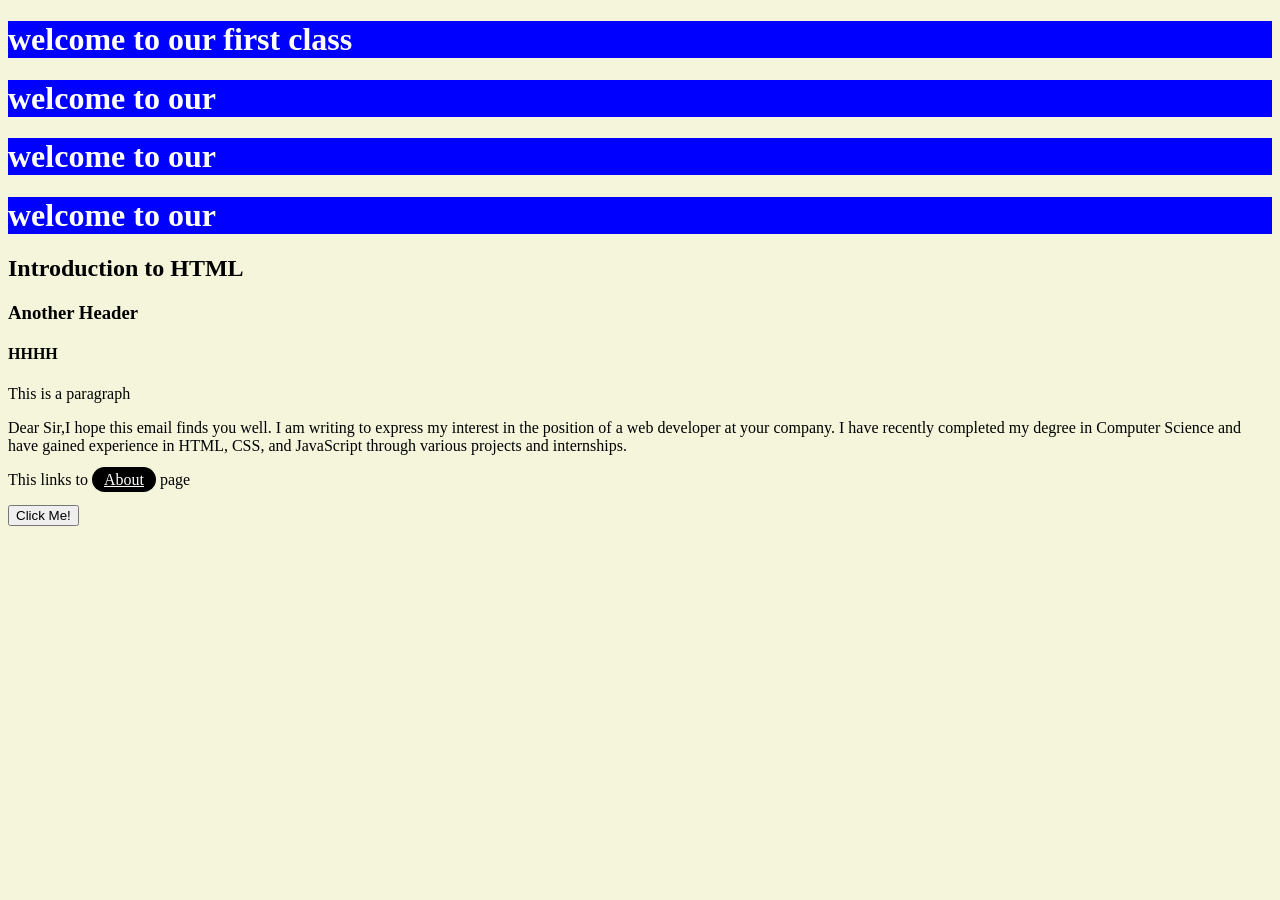
<file: Index.html>
<!DOCTYPE html>
<html lang="en">

<head>
    <meta charset="UTF-8">
    <meta name="viewport" content="width=device-width, initial-scale=1.0">
    <title>My First Website</title>
    <link rel="stylesheet" href="styles.css">

</head>

<!-- this is the body of the website that handle -->
 
<body>
    <!-- for comments, use ctrl + / -->

    <!--
    this is the example of inline styling in html
    -->

    <h1 class="first" id="first">welcome to our first class</h1>

    <h1>welcome to our</h1>
    <h1>welcome to our</h1>
    <h1>welcome to our</h1>

    <h2>Introduction to HTML</h2>
    <h3>Another Header</h3>
    <h4>HHHH</h4>
    <P>This is a paragraph</P>

    <!--trying a paragraph-->
      
    <P>  
         Dear Sir,I hope this email finds you well. I am writing to express my interest in the position of a web developer at your company. I have recently completed my degree in Computer Science and have gained experience in HTML, CSS, and JavaScript through various projects and internships.
    </P>

    <!--your comment does not runn-->

    <p>This links to
        <a class="button" 
        href="About.html"
        >About</a> page
    </p>

    <button>Click Me!</button>

</body>
</html>
</file>
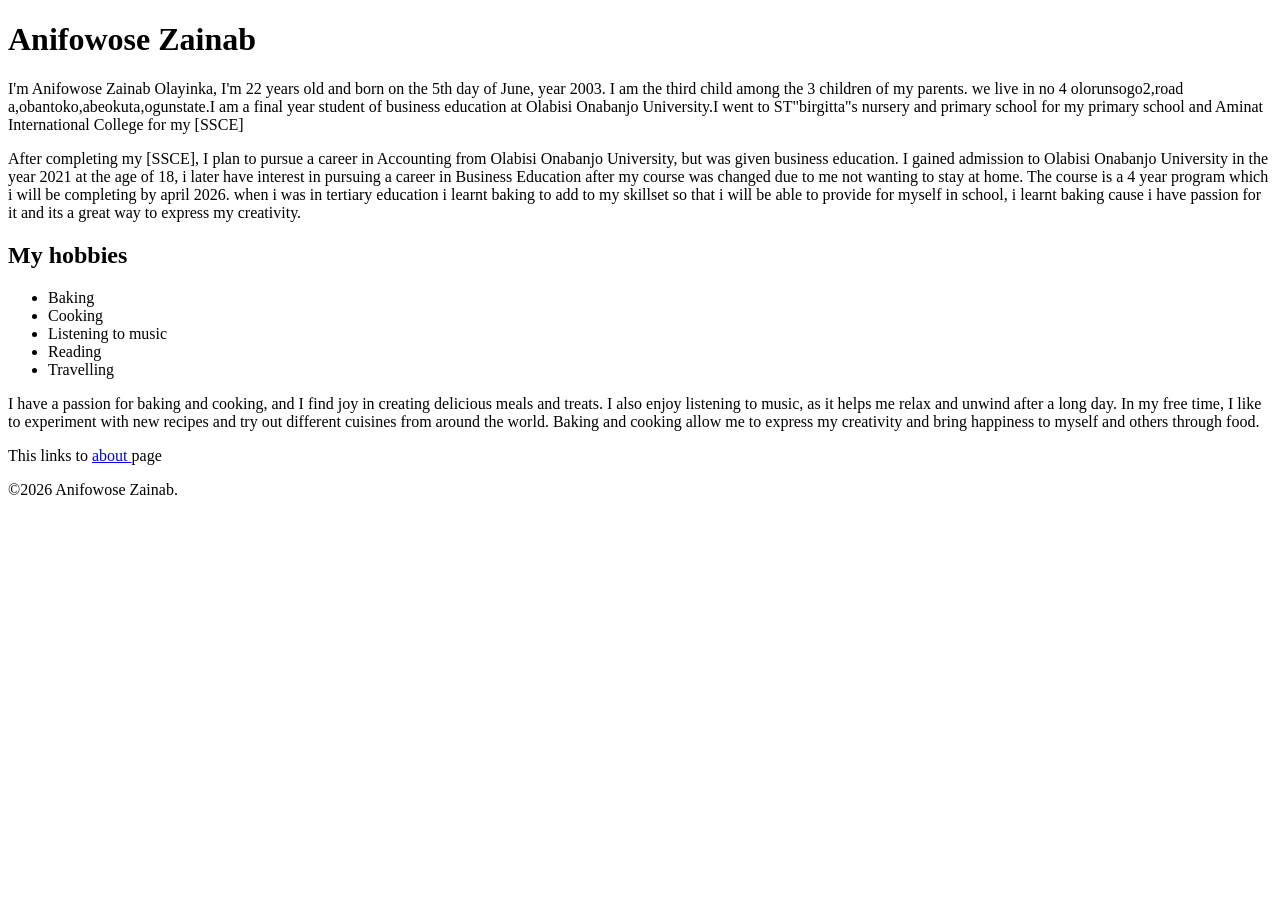
<file: Assignment folder/Index.html>
<!DOCTYPE html>
<html lang="en">

<head>
    <meta charset="UTF-8">
    <meta name="viewport" content="width=device-width, initial-scale=1.0">
    <title>Anifowose Zainab Website</title>
</head>
<!-- this is the body of the website-->

<body>
    <main>
        <header> 
            <h1>Anifowose Zainab</h1> 
        </header>

        <P>
           I'm Anifowose Zainab Olayinka, I'm 22 years old and born on the 5th day of June, year 2003. I am the third child among the 3 children of my parents. we live in no 4 olorunsogo2,road a,obantoko,abeokuta,ogunstate.I am a final year student of business education at Olabisi Onabanjo University.I went to ST"birgitta"s nursery and primary school for my primary school and Aminat International College for my [SSCE] 
        </P>

        <p>
            After completing my [SSCE], I plan to pursue a career in Accounting from Olabisi Onabanjo University, but was given business education. I gained admission to Olabisi Onabanjo University in the year 2021 at the age of 18, i later have interest in pursuing a career in Business Education after my course was changed due to me not wanting to stay at home. The course is a 4 year program which i will be completing by april 2026. when i was in tertiary education i learnt baking to add to my skillset so that i will be able to provide for myself in school, i learnt baking cause i have passion for it and its a great way to express my creativity.
        </p>

        <h2>
            My hobbies
        </h2>

        <ul>
            <li>Baking</li>
            <li>Cooking</li>
            <li>Listening to music</li>
            <li>Reading</li>
            <li>Travelling</li>
        </ul>

        <p>
                I have a passion for baking and cooking, and I find joy in creating delicious meals and treats. I also enjoy listening to music, as it helps me relax and unwind after a long day. In my free time, I like to experiment with new recipes and try out different cuisines from around the world. Baking and cooking allow me to express my creativity and bring happiness to myself and others through food.
        </p>

        <p>This links to
            <a href="about.html">about </a> 
        page
        </p>

        <footer>
            <p>&copy;2026 Anifowose Zainab. </p>
        </footer>
    

    </main>
    
</body>
</html>
</file>
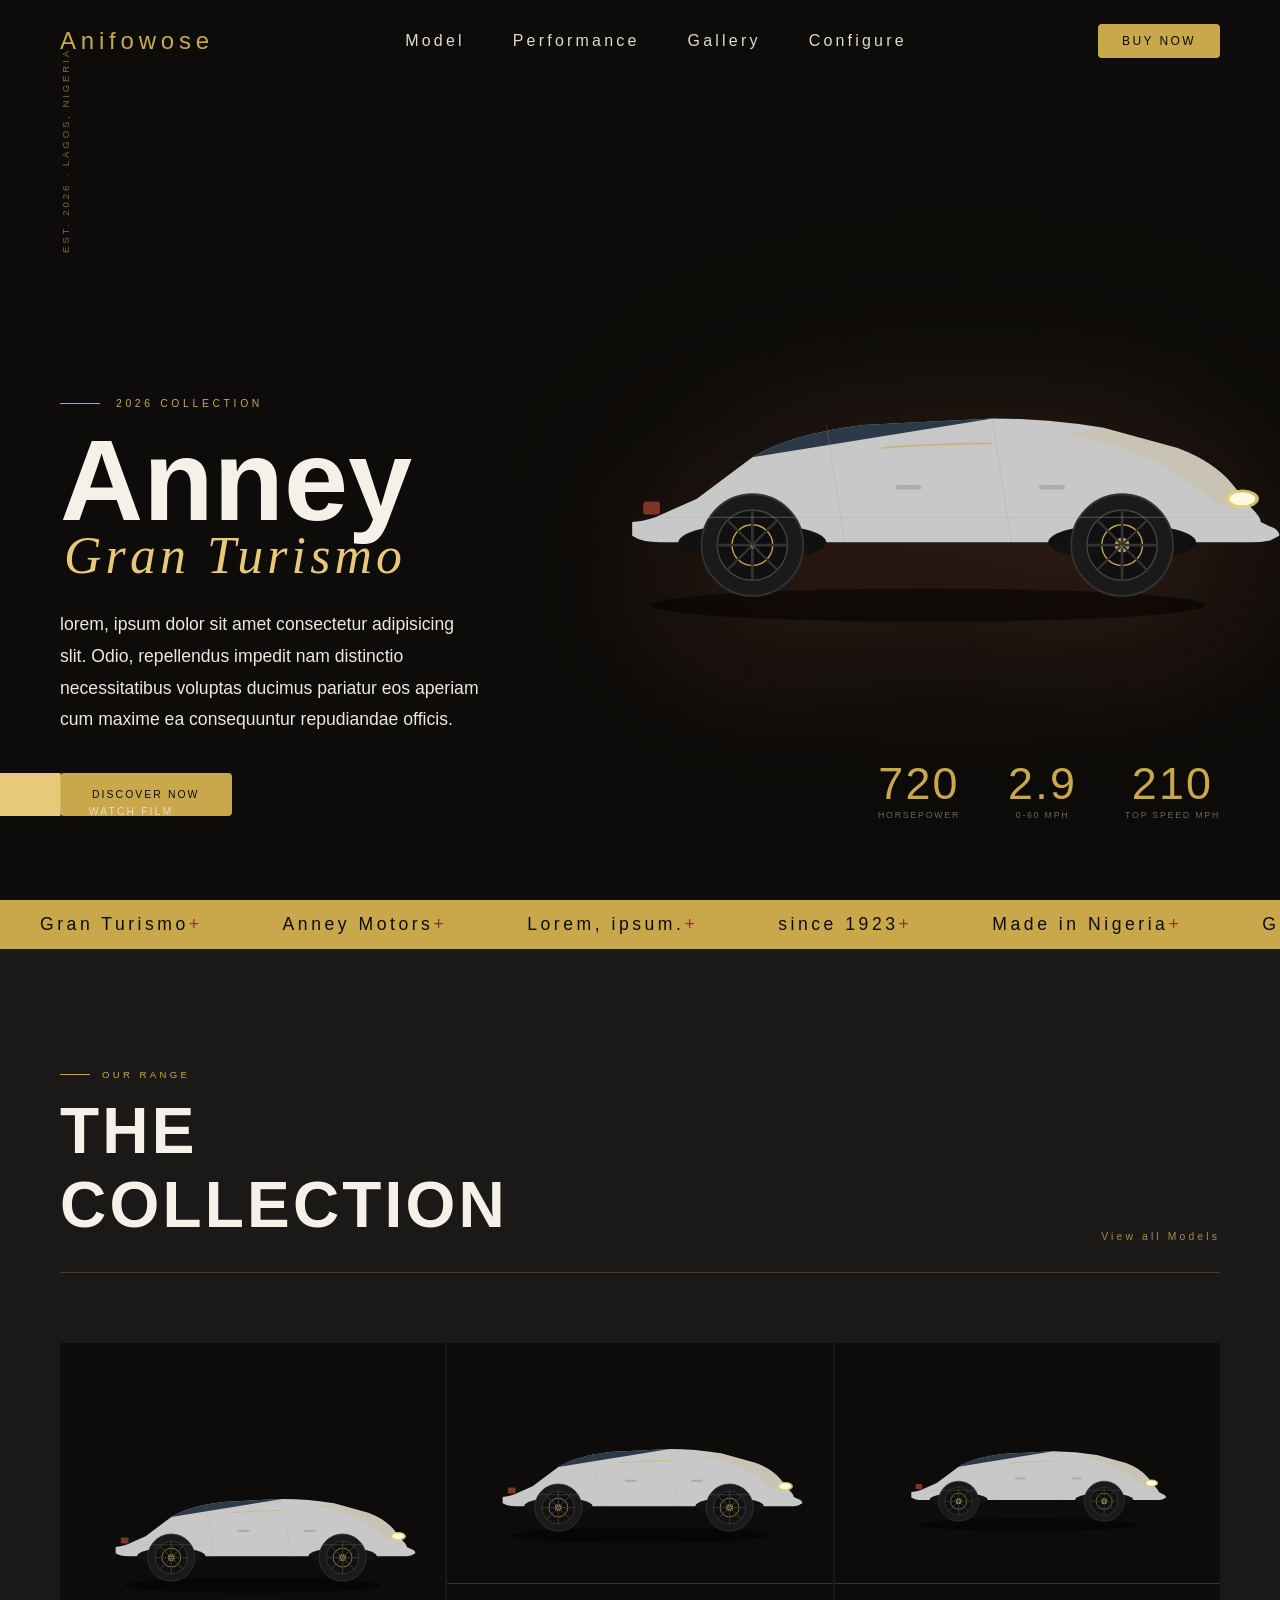
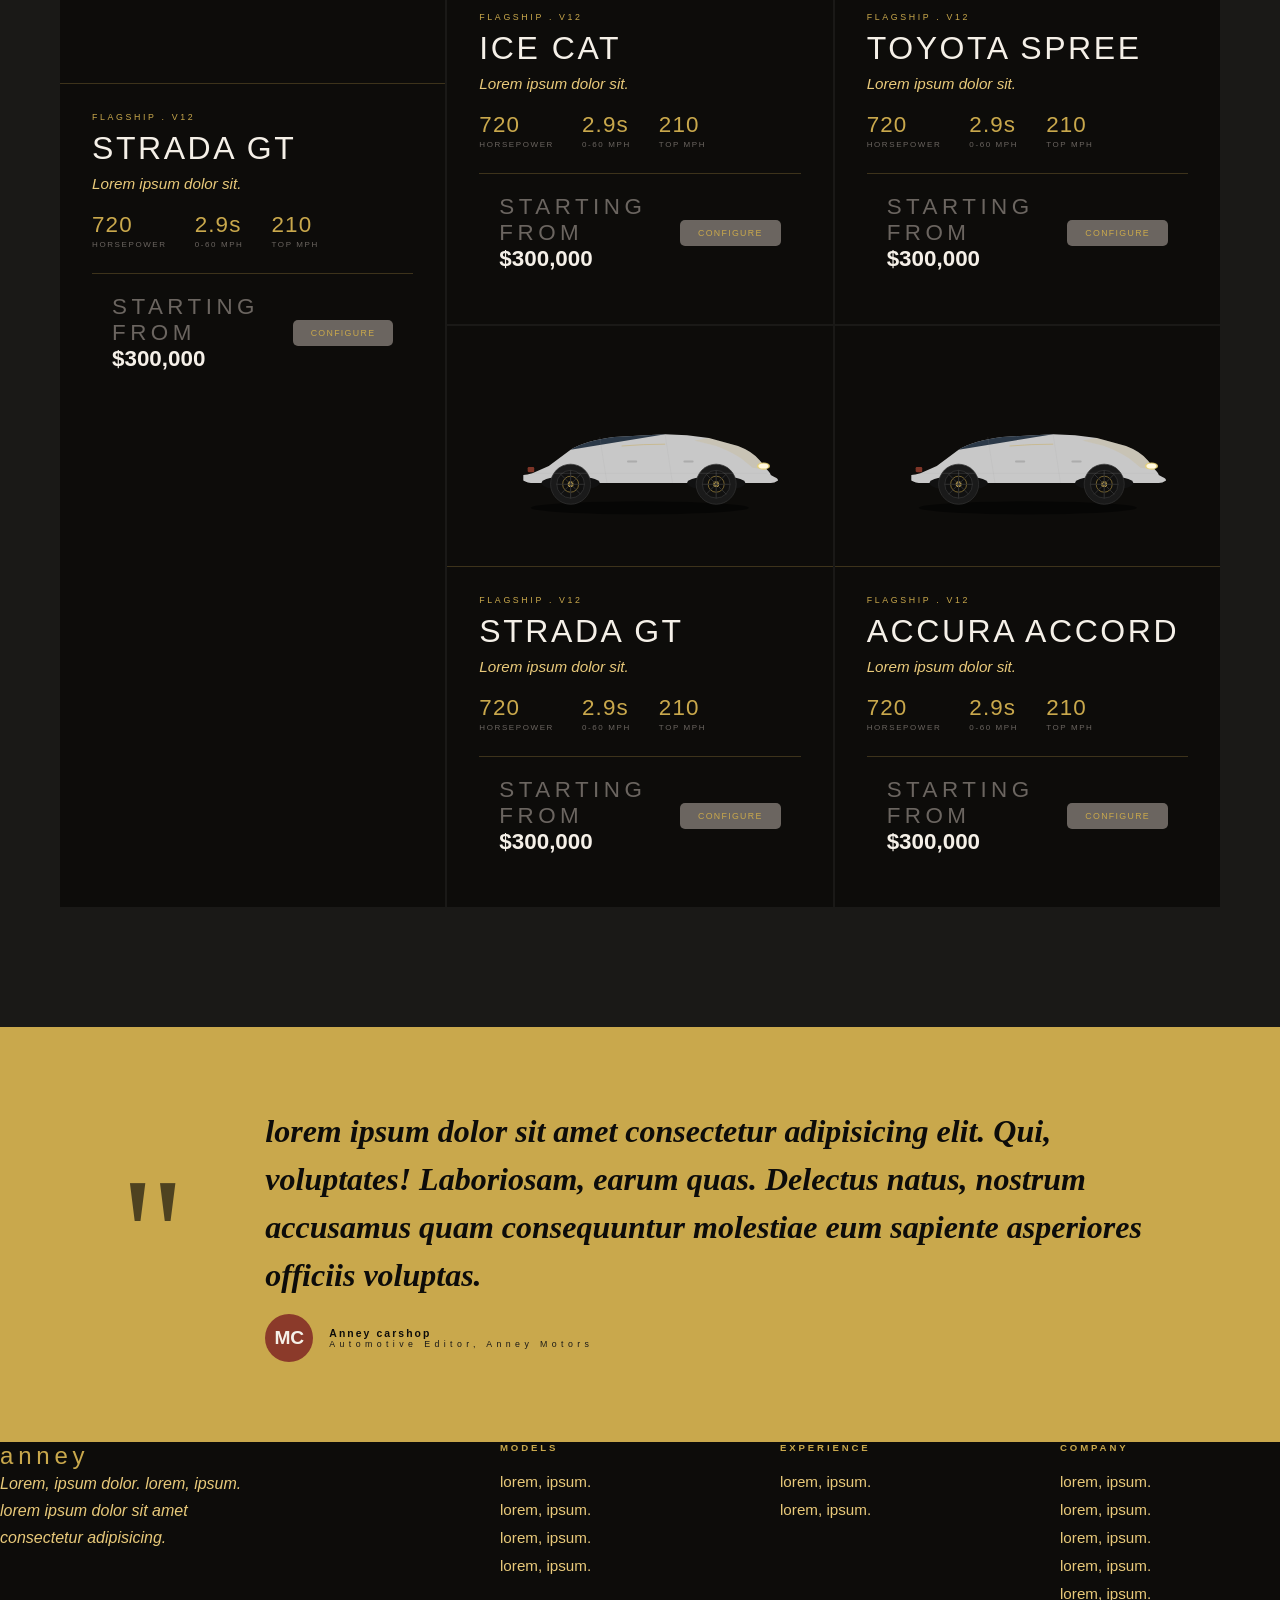
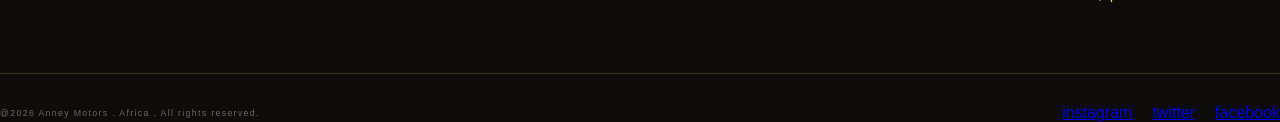
<file: car_website/index.html>
<!DOCTYPE html>
<html lang="en">

<head>
    <meta charset="UTF-8">
    <meta name="viewport" content="width=device-width, initial-scale=1.0">
    <title>Anifowose car shop</title>

    <!-- my homepage style sheet -->
    <link rel="stylesheet" href="./styles/style.css">
</head>

<body>

  <!-- nav -->
  <nav>
    <!-- logo -->
    <a class="nav-logo" href="#">Anifowose</a>

    <!-- navigation links/ nav links-->
    <ul class="nav-links">
      <li>
        <a href="">Model</a>
      </li>
      <li>
        <a href="">Performance</a>
      </li>
      <li>
        <a href="">Gallery</a>
      </li>
      <li>
        <a href="">Configure</a>
      </li>
    </ul>

    <a class="nav-cta" href="">Buy Now</a>
  </nav>
    
  <!-- hero -->
  <section class="hero">
    <div class="hero-bg"></div>
    <div class="hero-grid"></div>

    <span class="hero-tag">Est. 2026 . lagos, Nigeria</span>

    <!-- our car -->
    <div class="hero-car">
      <svg viewBox="0 0 900 400" xmlns="http://www.w3.org/2000/svg" class="car-svg">
        <!-- shadow -->
        <ellipse cx="450" cy="370" rx="300" ry="18" fill="rgba(0, 0, 0, 0.5)" />
        <!-- Body -->
        <path
          d="M 130 280 Q140 280 155 275 L200 255 L260 210 Q300 185 380 175 L520 168 Q580 168 640 178 L720 200 Q760 215 780 240 L800 265 Q810 275 810 280 L820 285 Q830 288 830 295 L820 300 Q810 302 800 302 L160 302 Q140 302 130 295 Z"
          fill="#c8c8c8" />
        <!-- Glass top -->
        <path
          d="M260 210 Q300 185 380 175 L520 168 Q580 168 Q580 168 640 178 L520 200 L680 205 L620 190 L510 182 L390 188 L320 200 L275 218 Z"
          fill="#1a2a3a" opacity="0.9" />
        <!-- hood stripe gold -->
        <path d="M640 178 L720 200 Q760 215 780 240 L800 265 L760 260 L730 235 Q700 215 660 200 L600 185 Z"
          fill="#c9a84c" opacity="0.15" />
        <!-- wheel arches -->
        <ellipse cx="260" cy="302" rx="80" ry="20" fill="#111" />
        <ellipse cx="660" cy="302" rx="80" ry="20" fill="#111" />
        <!-- wheels back -->
        <circle cx="260" cy="305" r="55" fill="#1a1a1a" stroke="#333" stroke-width="2"/>
        <circle cx="260" cy="305" r="38" fill="#111" stroke="#444" stroke-width="1.5"/>
        <circle cx="260" cy="305" r="22" fill="#0d0d0d" stroke="#c9a84c" stroke-width="1.5"/>
        <circle cx="660" cy="305" r="8" fill="#c9a84c" />
        <!-- spokes back -->
        <line x1="260" y1="267" x2="260" y2="343" stroke="#333" stroke-width="3" stroke-linecap="round"/>
        <line x1="222" y1="305" x2="298" y2="305" stroke="#333" stroke-width="3" stroke-linecap="round"/>
        <line x1="233" y1="278" x2="287" y2="332" stroke="#333" stroke-width="2.5" stroke-linecap="round"/>
        <line x1="287" y1="278" x2="233" y2="332" stroke="#333" stroke-width="2.5" stroke-linecap="round"/>
        <!-- wheels front -->
        <circle cx="660" cy="305" r="55" fill="#1a1a1a" stroke="#333" stroke-width="2"/>
        <circle cx="660" cy="305" r="38" fill="#111" stroke="#444" stroke-width="1.5"/>
        <circle cx="660" cy="305" r="22" fill="#0d0d0d" stroke="#c9a84c" stroke-width="1.5"/>
        <circle cx="660" cy="305" r="8" fill="#c9a84c" />
        <!-- spokes front -->
        <line x1="660" y1="267" x2="660" y2="343" stroke="#333" stroke-width="3" stroke-linecap="round"/>
        <line x1="622" y1="305" x2="698" y2="305" stroke="#333" stroke-width="3" stroke-linecap="round"/>
        <line x1="633" y1="278" x2="687" y2="332" stroke="#333" stroke-width="2.5" stroke-linecap="round"/>
        <line x1="687" y1="278" x2="633" y2="332" stroke="#333" stroke-width="2.5" stroke-linecap="round"/>
        <!-- side detail -->
        <path d="M155 275 L800 275" stroke="#b0b0b0" stroke-width="1.5" opacity="0.3" />
        <path d="M400 200 Q460 195 520 195" stroke="#c9a84c" stroke-width="2" opacity="0.6" fill="none"/>
        <!-- headlight -->
        <ellipse cx="790" cy="255" rx="18" ry="10" fill="#e8d070" opacity="0.9" />
        <ellipse cx="790" cy="255" rx="14" ry="7" fill="#fff8e0" />
        <!-- Tail light -->
        <rect x="142" y="258" width="18" height="14" rx="3" fill="#8b3a2a" opacity="0.9" />
        <!-- Door lines-->
        <path d="M340 175 L360 302" stroke="#999" stroke-width="1" opacity="0.3" fill="none" />
        <path d="M520 170 L540 302" stroke="#999" stroke-width="1" opacity="0.3" fill="none" />
        <!-- Door handles -->
        <rect x="415" y="240" width="28" height="5" rx="2.5" fill="#999" opacity="0.6" />
        <rect x="570" y="240" width="28" height="5" rx="2.5" fill="#999" opacity="0.6" />
        <!-- Logo on wheel center -->
        <text x="260" y="309" text-anchor="middle" font-size="7" fill="#c9a84c" font-family="Georgia">V</text>
        <text x="660" y="309" text-anchor="middle" font-size="7" fill="#c9a84c" font-family="Georgia">V</text>
      </svg>
    </div>

    <!-- hero content -->
    <div class="hero-content">
      <div class="hero-eyebrow">2026 Collection</div>
      <h1 class="hero-title">Anney<em>Gran Turismo</em>
      </h1>
      <p class="hero-desc">lorem, ipsum dolor sit amet consectetur adipisicing slit. Odio, repellendus impedit nam 
                distinctio necessitatibus voluptas ducimus pariatur eos aperiam cum maxime ea consequuntur repudiandae officis.
      </p>

      <!-- actions -->
      <div class="hero-actions">
        <a class="btn-primary" href="#"><span>Discover Now</span></a>
        <a class="btn-secondary" href="#">Watch Film</a>
      </div>
    </div>

    <!-- stats -->
    <div class="hero-stats">

      <div class="stat-item">
        <span class="stat-num">720</span>
        <span class="stat-label">Horsepower</span>
      </div>

      <div class="stat-item">
        <span class="stat-num">2.9</span>
        <span class="stat-label">0-60 mph</span>
      </div>

      <div class="stat-item">
        <span class="stat-num">210</span>
        <span class="stat-label">Top Speed mph</span>
      </div>

    </div>

  </section>


  <!-- marquee -->
  <div class="marquee-strip">
    <div class="marquee-inner">
      <span class="marquee-item"> Gran Turismo<span class="marquee-dot">+</span> </span>
      <span class="marquee-item"> Anney Motors<span class="marquee-dot">+</span> </span>
      <span class="marquee-item"> Lorem, ipsum.<span class="marquee-dot">+</span> </span>
      <span class="marquee-item"> since 1923<span class="marquee-dot">+</span> </span>
      <span class="marquee-item"> Made in Nigeria<span class="marquee-dot">+</span> </span>
      <span class="marquee-item"> Gran Turismo<span class="marquee-dot">+</span> </span>
      <span class="marquee-item"> Anney Motors<span class="marquee-dot">+</span> </span>
      <span class="marquee-item"> Lorem, ipsum.<span class="marquee-dot">+</span> </span>
      <span class="marquee-item"> Made in Nigeria<span class="marquee-dot">+</span> </span >
      <span class="marquee-item"> Gran Turismo<span class="marquee-dot">+</span> </span >
      <span class="marquee-item"> Anney Motors<span class="marquee-dot">+</span> </span >
      <span class="marquee-item"> Lorem, ipsum.<span class="marquee-dot">+</span> </span >
      <span class="marquee-item"> Since 1923<span class="marquee-dot">+</span> </span >
    </div>
  </div>

          
  <!-- cars {models} section -->
  <section class="models">

    <div class="section-header">
      <div>
        <div class="section-label">Our Range</div>
        <h2 class="section-title">THE <br> COLLECTION</h2>
      </div>
      <a href="#" class="section-link">View all Models</a>
    </div>

    <div class="models-grid">

      <!-- first card-large -->   
      <div class="model-card">
        <div class="model-visual">
          <div class="model-bg bg-1"></div>

          <!-- importing car SVG -->
          <svg viewBox="0 0 900 400" xmlns="http://www.w3.org/2000/svg" class="car-svg" another-class">
            <!-- shadow -->
            <ellipse cx="450" cy="370" rx="300" ry="18" fill="rgba(0, 0, 0, 0.5)" />
            <!-- Body -->
            <path
              d="M 130 280 Q140 280 155 275 L200 255 L260 210 Q300 185 380 175 L520 168 Q580 168 640 178 L720 200 Q760 215 780 240 L800 265 Q810 275 810 280 L820 285 Q830 288 830 295 L820 300 Q810 302 800 302 L160 302 Q140 302 130 295 Z"
              fill="#c8c8c8" />
            <!-- Glass top -->
            <path
              d="M260 210 Q300 185 380 175 L520 168 Q580 168 Q580 168 640 178 L520 200 L680 205 L620 190 L510 182 L390 188 L320 200 L275 218 Z"
              fill="#1a2a3a" opacity="0.9" />
            <!-- hood stripe gold -->
            <path d="M640 178 L720 200 Q760 215 780 240 L800 265 L760 260 L730 235 Q700 215 660 200 L600 185 Z"
              fill="#c9a84c" opacity="0.15" />
            <!-- wheel arches -->
            <ellipse cx="260" cy="302" rx="80" ry="20" fill="#111" />
            <ellipse cx="660" cy="302" rx="80" ry="20" fill="#111" />
            <!-- wheels back -->
            <circle cx="260" cy="305" r="55" fill="#1a1a1a" stroke="#333" stroke-width="2"/>
            <circle cx="260" cy="305" r="38" fill="#111" stroke="#444" stroke-width="1.5"/>
            <circle cx="260" cy="305" r="22" fill="#0d0d0d" stroke="#c9a84c" stroke-width="1.5"/>
            <circle cx="260" cy="305" r="8" fill="#c9a84c" />
            <!-- spokes back -->
            <line x1="260" y1="267" x2="260" y2="343" stroke="#333" stroke-width="3" stroke-linecap="round"/>
            <line x1="222" y1="305" x2="298" y2="305" stroke="#333" stroke-width="3" stroke-linecap="round"/>
            <line x1="233" y1="278" x2="287" y2="332" stroke="#333" stroke-width="2.5" stroke-linecap="round"/>
            <line x1="287" y1="278" x2="233" y2="332" stroke="#333" stroke-width="2.5" stroke-linecap="round"/>
            <!-- wheels front -->
            <circle cx="660" cy="305" r="55" fill="#1a1a1a" stroke="#333" stroke-width="2"/>
            <circle cx="660" cy="305" r="38" fill="#111" stroke="#444" stroke-width="1.5"/>
            <circle cx="660" cy="305" r="22" fill="#0d0d0d" stroke="#c9a84c" stroke-width="1.5"/>
            <circle cx="660" cy="305" r="8" fill="#c9a84c" />
            <!-- spokes front -->
            <line x1="660" y1="267" x2="660" y2="343" stroke="#333" stroke-width="3" stroke-linecap="round"/>
            <line x1="622" y1="305" x2="698" y2="305" stroke="#333" stroke-width="3" stroke-linecap="round"/>
            <line x1="633" y1="278" x2="687" y2="332" stroke="#333" stroke-width="2.5" stroke-linecap="round"/>
            <line x1="687" y1="278" x2="633" y2="332" stroke="#333" stroke-width="2.5" stroke-linecap="round"/>
            <!-- side detail -->
            <path d="M155 275 L800 275" stroke="#b0b0b0" stroke-width="1.5" opacity="0.3" />
            <path d="M400 200 Q460 195 520 195" stroke="#c9a84c" stroke-width="2" opacity="0.6" fill="none"/>
            <!-- headlight -->
            <ellipse cx="790" cy="255" rx="18" ry="10" fill="#e8d070" opacity="0.9" />
            <ellipse cx="790" cy="255" rx="14" ry="7" fill="#fff8e0" />
            <!-- Tail light -->
            <rect x="142" y="258" width="18" height="14" rx="3" fill="#8b3a2a" opacity="0.9" />
            <!-- Door lines-->
            <path d="M340 175 L360 302" stroke="#999" stroke-width="1" opacity="0.3" fill="none" />
            <path d="M520 170 L540 302" stroke="#999" stroke-width="1" opacity="0.3" fill="none" />
            <!-- Door handles -->
            <rect x="415" y="240" width="28" height="5" rx="2.5" fill="#999" opacity="0.6" />
            <rect x="570" y="240" width="28" height="5" rx="2.5" fill="#999" opacity="0.6" />
            <!-- Logo on wheel center -->
            <text x="260" y="309" text-anchor="middle" font-size="7" fill="#c9a84c" font-family="Georgia">V</text>
            <text x="660" y="309" text-anchor="middle" font-size="7" fill="#c9a84c" font-family="Georgia">V</text>
          </svg>

        </div>
        
        <div class="model-info">
          <!-- badge, name, price, stats, amount --> 
          <div class="model-badge">Flagship . V12</div>  
          <div class="model-name">STRADA GT</div> 
          <div class="model-tagline">Lorem ipsum dolor sit.</div>
            
          <div class="model-specs">

            <!--we have three specs -->
            <div class="spec">
              <div class="spec-val">720</div>
              <div class="spec-key">Horsepower</div>
            </div>

            <div class="spec">
              <div class="spec-val">2.9s</div>
              <div class="spec-key">0-60 mph</div>
            </div>

            <div class="spec">
              <div class="spec-val">210</div>
              <div class="spec-key">Top mph</div>
            </div>

          </div>

          <div class="model-price">
            <div>
              <div class="price-label">Starting from</div>
              <div class="price-val">$300,000</div>
            </div>
            <a href="#" class="price-btn">configure</a>
          </div>
        </div>

      </div>

      <!-- second card -->   
      <div class="model-card">
        <div class="model-visual">
          <div class="model-bg bg-2"></div> 
            
          <!-- importing car svg -->
          <svg viewBox="0 0 900 400" xmlns="http://www.w3.org/2000/svg" class="car-svg" another-class>
            <!-- shadow -->
            <ellipse cx="450" cy="370" rx="300" ry="18" fill="rgba(0, 0, 0, 0.5)" />
            <!-- Body -->
            <path
              d="M 130 280 Q140 280 155 275 L200 255 L260 210 Q300 185 380 175 L520 168 Q580 168 640 178 L720 200 Q760 215 780 240 L800 265 Q810 275 810 280 L820 285 Q830 288 830 295 L820 300 Q810 302 800 302 L160 302 Q140 302 130 295 Z"
              fill="#c8c8c8" />
            <!-- Glass top -->
            <path
              d="M260 210 Q300 185 380 175 L520 168 Q580 168 Q580 168 640 178 L520 200 L680 205 L620 190 L510 182 L390 188 L320 200 L275 218 Z"
              fill="#1a2a3a" opacity="0.9" />
            <!-- hood stripe gold -->
            <path d="M640 178 L720 200 Q760 215 780 240 L800 265 L760 260 L730 235 Q700 215 660 200 L600 185 Z"
              fill="#c9a84c" opacity="0.15" />
            <!-- wheel arches -->
            <ellipse cx="260" cy="302" rx="80" ry="20" fill="#111" />
            <ellipse cx="660" cy="302" rx="80" ry="20" fill="#111" />
            <!-- wheels back -->
            <circle cx="260" cy="305" r="55" fill="#1a1a1a" stroke="#333" stroke-width="2"/>
            <circle cx="260" cy="305" r="38" fill="#111" stroke="#444" stroke-width="1.5"/>
            <circle cx="260" cy="305" r="22" fill="#0d0d0d" stroke="#c9a84c" stroke-width="1.5"/>
            <circle cx="260" cy="305" r="8" fill="#c9a84c" />
            <!-- spokes back -->
            <line x1="260" y1="267" x2="260" y2="343" stroke="#333" stroke-width="3" stroke-linecap="round"/>
            <line x1="222" y1="305" x2="298" y2="305" stroke="#333" stroke-width="3" stroke-linecap="round"/>
            <line x1="233" y1="278" x2="287" y2="332" stroke="#333" stroke-width="2.5" stroke-linecap="round"/>
            <line x1="287" y1="278" x2="233" y2="332" stroke="#333" stroke-width="2.5" stroke-linecap="round"/>
            <!-- wheels front -->
            <circle cx="660" cy="305" r="55" fill="#1a1a1a" stroke="#333" stroke-width="2"/>
            <circle cx="660" cy="305" r="38" fill="#111" stroke="#444" stroke-width="1.5"/>
            <circle cx="660" cy="305" r="22" fill="#0d0d0d" stroke="#c9a84c" stroke-width="1.5"/>
            <circle cx="660" cy="305" r="8" fill="#c9a84c" />
            <!-- spokes front -->
            <line x1="660" y1="267" x2="660" y2="343" stroke="#333" stroke-width="3" stroke-linecap="round"/>
            <line x1="622" y1="305" x2="698" y2="305" stroke="#333" stroke-width="3" stroke-linecap="round"/>
            <line x1="633" y1="278" x2="687" y2="332" stroke="#333" stroke-width="2.5" stroke-linecap="round"/>
            <line x1="687" y1="278" x2="633" y2="332" stroke="#333" stroke-width="2.5" stroke-linecap="round"/>
            <!-- side detail -->
            <path d="M155 275 L800 275" stroke="#b0b0b0" stroke-width="1.5" opacity="0.3" />
            <path d="M400 200 Q460 195 520 195" stroke="#c9a84c" stroke-width="2" opacity="0.6" fill="none"/>
            <!-- headlight -->
            <ellipse cx="790" cy="255" rx="18" ry="10" fill="#e8d070" opacity="0.9" />
            <ellipse cx="790" cy="255" rx="14" ry="7" fill="#fff8e0" />
            <!-- Tail light -->
            <rect x="142" y="258" width="18" height="14" rx="3" fill="#8b3a2a" opacity="0.9" />
            <!-- Door lines-->
            <path d="M340 175 L360 302" stroke="#999" stroke-width="1" opacity="0.3" fill="none" />
            <path d="M520 170 L540 302" stroke="#999" stroke-width="1" opacity="0.3" fill="none" />
            <!-- Door handles -->
            <rect x="415" y="240" width="28" height="5" rx="2.5" fill="#999" opacity="0.6" />
            <rect x="570" y="240" width="28" height="5" rx="2.5" fill="#999" opacity="0.6" />
            <!-- Logo on wheel center -->
            <text x="260" y="309" text-anchor="middle" font-size="7" fill="#c9a84c" font-family="Georgia">V</text>
            <text x="660" y="309" text-anchor="middle" font-size="7" fill="#c9a84c" font-family="Georgia">V</text>
          </svg>

        </div>
        
        <div class="model-info">
          <!-- badge, name, price, stats, amount --> 
          <div class="model-badge">Flagship . V12</div>  
          <div class="model-name">ICE CAT</div> 
          <div class="model-tagline">Lorem ipsum dolor sit.</div>
            
          <div class="model-specs">

            <!--we have three specs -->
            <div class="spec">
              <div class="spec-val">720</div>
              <div class="spec-key">Horsepower</div>
            </div>

            <div class="spec">
              <div class="spec-val">2.9s</div>
              <div class="spec-key">0-60 mph</div>
            </div>

            <div class="spec">
              <div class="spec-val">210</div>
              <div class="spec-key">Top mph</div>
            </div>

          </div>

          <div class="model-price">
            <div>
              <div class="price-label">Starting from</div>
              <div class="price-val">$300,000</div>
            </div>
            <a href="#" class="price-btn">configure</a>
          </div>
        </div>

      </div>

      <!-- third card -->   
      <div class="model-card">
        <div class="model-visual">
          <div class="model-bg bg-3"></div> 
            
          <!-- importing car svg -->
          <svg viewBox="0 0 900 400" xmlns="http://www.w3.org/2000/svg" class="car-svg another-class ">
            <!-- shadow -->
            <ellipse cx="450" cy="370" rx="300" ry="18" fill="rgba(0, 0, 0, 0.5)" />
            <!-- Body -->
            <path
              d="M 130 280 Q140 280 155 275 L200 255 L260 210 Q300 185 380 175 L520 168 Q580 168 640 178 L720 200 Q760 215 780 240 L800 265 Q810 275 810 280 L820 285 Q830 288 830 295 L820 300 Q810 302 800 302 L160 302 Q140 302 130 295 Z"
              fill="#c8c8c8" />
            <!-- Glass top -->
            <path
              d="M260 210 Q300 185 380 175 L520 168 Q580 168 Q580 168 640 178 L520 200 L680 205 L620 190 L510 182 L390 188 L320 200 L275 218 Z"
              fill="#1a2a3a" opacity="0.9" />
              <!-- hood stripe gold -->
            <path d="M640 178 L720 200 Q760 215 780 240 L800 265 L760 260 L730 235 Q700 215 660 200 L600 185 Z"
              fill="#c9a84c" opacity="0.15" />
            <!-- wheel arches -->
            <ellipse cx="260" cy="302" rx="80" ry="20" fill="#111" />
            <ellipse cx="660" cy="302" rx="80" ry="20" fill="#111" />
            <!-- wheels back -->
            <circle cx="260" cy="305" r="55" fill="#1a1a1a" stroke="#333" stroke-width="2"/>
            <circle cx="260" cy="305" r="38" fill="#111" stroke="#444" stroke-width="1.5"/>
            <circle cx="260" cy="305" r="22" fill="#0d0d0d" stroke="#c9a84c" stroke-width="1.5"/>
            <circle cx="260" cy="305" r="8" fill="#c9a84c" />
            <!-- spokes back -->
            <line x1="260" y1="267" x2="260" y2="343" stroke="#333" stroke-width="3" stroke-linecap="round"/>
            <line x1="222" y1="305" x2="298" y2="305" stroke="#333" stroke-width="3" stroke-linecap="round"/>
            <line x1="233" y1="278" x2="287" y2="332" stroke="#333" stroke-width="2.5" stroke-linecap="round"/>
            <line x1="287" y1="278" x2="233" y2="332" stroke="#333" stroke-width="2.5" stroke-linecap="round"/>
            <!-- wheels front -->
            <circle cx="660" cy="305" r="55" fill="#1a1a1a" stroke="#333" stroke-width="2"/>
            <circle cx="660" cy="305" r="38" fill="#111" stroke="#444" stroke-width="1.5"/>
            <circle cx="660" cy="305" r="22" fill="#0d0d0d" stroke="#c9a84c" stroke-width="1.5"/>
            <circle cx="660" cy="305" r="8" fill="#c9a84c" />
            <!-- spokes front -->
            <line x1="660" y1="267" x2="660" y2="343" stroke="#333" stroke-width="3" stroke-linecap="round"/>
            <line x1="622" y1="305" x2="698" y2="305" stroke="#333" stroke-width="3" stroke-linecap="round"/>
            <line x1="633" y1="278" x2="687" y2="332" stroke="#333" stroke-width="2.5" stroke-linecap="round"/>
            <line x1="687" y1="278" x2="633" y2="332" stroke="#333" stroke-width="2.5" stroke-linecap="round"/>
            <!-- side detail -->
            <path d="M155 275 L800 275" stroke="#b0b0b0" stroke-width="1.5" opacity="0.3" />
            <path d="M400 200 Q460 195 520 195" stroke="#c9a84c" stroke-width="2" opacity="0.6" fill="none"/>
            <!-- headlight -->
            <ellipse cx="790" cy="255" rx="18" ry="10" fill="#e8d070" opacity="0.9" />
            <ellipse cx="790" cy="255" rx="14" ry="7" fill="#fff8e0" />
            <!-- Tail light -->
            <rect x="142" y="258" width="18" height="14" rx="3" fill="#8b3a2a" opacity="0.9" />
            <!-- Door lines-->
            <path d="M340 175 L360 302" stroke="#999" stroke-width="1" opacity="0.3" fill="none" />
            <path d="M520 170 L540 302" stroke="#999" stroke-width="1" opacity="0.3" fill="none" />
            <!-- Door handles -->
            <rect x="415" y="240" width="28" height="5" rx="2.5" fill="#999" opacity="0.6" />
            <rect x="570" y="240" width="28" height="5" rx="2.5" fill="#999" opacity="0.6" />
            <!-- Logo on wheel center -->
            <text x="260" y="309" text-anchor="middle" font-size="7" fill="#c9a84c" font-family="Georgia">V</text>
            <text x="660" y="309" text-anchor="middle" font-size="7" fill="#c9a84c" font-family="Georgia">V</text>
          </svg>

        </div>
        
        <div class="model-info">
          <!-- badge, name, price, stats, amount --> 
          <div class="model-badge">Flagship . V12</div>  
          <div class="model-name">TOYOTA SPREE</div> 
          <div class="model-tagline">Lorem ipsum dolor sit.</div>
            
          <div class="model-specs">

            <!--we have three specs -->
            <div class="spec">
              <div class="spec-val">720</div>
              <div class="spec-key">Horsepower</div>
            </div>

            <div class="spec">
              <div class="spec-val">2.9s</div>
              <div class="spec-key">0-60 mph</div>
            </div>

            <div class="spec">
              <div class="spec-val">210</div>
              <div class="spec-key">Top mph</div>
            </div>

          </div>

          <div class="model-price">
            <div>
              <div class="price-label">Starting from</div>
              <div class="price-val">$300,000</div>
            </div>
            <a href="#" class="price-btn">configure</a>
          </div>
        </div>

      </div>

      <!-- fourth card -->   
      <div class="model-card">
        <div class="model-visual">
          <div class="model-bg bg-4"></div> 
            
          <!-- importing car svg -->
          <svg viewBox="0 0 900 400" xmlns="http://www.w3.org/2000/svg" class="car-svg another-class" >
            <!-- shadow -->
            <ellipse cx="450" cy="370" rx="300" ry="18" fill="rgba(0, 0, 0, 0.5)" />
            <!-- Body -->
            <path
              d="M 130 280 Q140 280 155 275 L200 255 L260 210 Q300 185 380 175 L520 168 Q580 168 640 178 L720 200 Q760 215 780 240 L800 265 Q810 275 810 280 L820 285 Q830 288 830 295 L820 300 Q810 302 800 302 L160 302 Q140 302 130 295 Z"
              fill="#c8c8c8" />
            <!-- Glass top -->
            <path
              d="M260 210 Q300 185 380 175 L520 168 Q580 168 Q580 168 640 178 L520 200 L680 205 L620 190 L510 182 L390 188 L320 200 L275 218 Z"
              fill="#1a2a3a" opacity="0.9" />
            <!-- hood stripe gold -->
            <path d="M640 178 L720 200 Q760 215 780 240 L800 265 L760 260 L730 235 Q700 215 660 200 L600 185 Z"
              fill="#c9a84c" opacity="0.15" />
            <!-- wheel arches -->
            <ellipse cx="260" cy="302" rx="80" ry="20" fill="#111" />
            <ellipse cx="660" cy="302" rx="80" ry="20" fill="#111" />
            <!-- wheels back -->
            <circle cx="260" cy="305" r="55" fill="#1a1a1a" stroke="#333" stroke-width="2"/>
            <circle cx="260" cy="305" r="38" fill="#111" stroke="#444" stroke-width="1.5"/>
            <circle cx="260" cy="305" r="22" fill="#0d0d0d" stroke="#c9a84c" stroke-width="1.5"/>
            <circle cx="260" cy="305" r="8" fill="#c9a84c" />
            <!-- spokes back -->
            <line x1="260" y1="267" x2="260" y2="343" stroke="#333" stroke-width="3" stroke-linecap="round"/>
            <line x1="222" y1="305" x2="298" y2="305" stroke="#333" stroke-width="3" stroke-linecap="round"/>
            <line x1="233" y1="278" x2="287" y2="332" stroke="#333" stroke-width="2.5" stroke-linecap="round"/>
            <line x1="287" y1="278" x2="233" y2="332" stroke="#333" stroke-width="2.5" stroke-linecap="round"/>
            <!-- wheels front -->
            <circle cx="660" cy="305" r="55" fill="#1a1a1a" stroke="#333" stroke-width="2"/>
            <circle cx="660" cy="305" r="38" fill="#111" stroke="#444" stroke-width="1.5"/>
            <circle cx="660" cy="305" r="22" fill="#0d0d0d" stroke="#c9a84c" stroke-width="1.5"/>
            <circle cx="660" cy="305" r="8" fill="#c9a84c" />
            <!-- spokes front -->
            <line x1="660" y1="267" x2="660" y2="343" stroke="#333" stroke-width="3" stroke-linecap="round"/>
            <line x1="622" y1="305" x2="698" y2="305" stroke="#333" stroke-width="3" stroke-linecap="round"/>
            <line x1="633" y1="278" x2="687" y2="332" stroke="#333" stroke-width="2.5" stroke-linecap="round"/>
            <line x1="687" y1="278" x2="633" y2="332" stroke="#333" stroke-width="2.5" stroke-linecap="round"/>
            <!-- side detail -->
            <path d="M155 275 L800 275" stroke="#b0b0b0" stroke-width="1.5" opacity="0.3" />
            <path d="M400 200 Q460 195 520 195" stroke="#c9a84c" stroke-width="2" opacity="0.6" fill="none"/>
            <!-- headlight -->
            <ellipse cx="790" cy="255" rx="18" ry="10" fill="#e8d070" opacity="0.9" />
            <ellipse cx="790" cy="255" rx="14" ry="7" fill="#fff8e0" />
            <!-- Tail light -->
            <rect x="142" y="258" width="18" height="14" rx="3" fill="#8b3a2a" opacity="0.9" />
            <!-- Door lines-->
            <path d="M340 175 L360 302" stroke="#999" stroke-width="1" opacity="0.3" fill="none" />
            <path d="M520 170 L540 302" stroke="#999" stroke-width="1" opacity="0.3" fill="none" />
            <!-- Door handles -->
            <rect x="415" y="240" width="28" height="5" rx="2.5" fill="#999" opacity="0.6" />
            <rect x="570" y="240" width="28" height="5" rx="2.5" fill="#999" opacity="0.6" />
            <!-- Logo on wheel center -->
            <text x="260" y="309" text-anchor="middle" font-size="7" fill="#c9a84c" font-family="Georgia">V</text>
            <text x="660" y="309" text-anchor="middle" font-size="7" fill="#c9a84c" font-family="Georgia">V</text>
          </svg>

        </div>
        
        <div class="model-info">
          <!-- badge, name, price, stats, amount --> 
          <div class="model-badge">Flagship . V12</div>  
          <div class="model-name">STRADA GT</div> 
          <div class="model-tagline">Lorem ipsum dolor sit.</div>
            
          <div class="model-specs">

            <!--we have three specs -->
            <div class="spec">
              <div class="spec-val">720</div>
              <div class="spec-key">Horsepower</div>
            </div>

            <div class="spec">
              <div class="spec-val">2.9s</div>
              <div class="spec-key">0-60 mph</div>
            </div>

            <div class="spec">
              <div class="spec-val">210</div>
              <div class="spec-key">Top mph</div>
            </div>

          </div>

          <div class="model-price">
            <div>
              <div class="price-label">Starting from</div>
              <div class="price-val">$300,000</div>
            </div>
            <a href="#" class="price-btn">configure</a>
          </div>
        </div>

      </div>

      <!-- fifth card -->   
      <div class="model-card">
        <div class="model-visual">
          <div class="model-bg bg-5"></div>
            
          <!-- importing car svg -->
          <svg viewBox="0 0 900 400" xmlns="http://www.w3.org/2000/svg" class="car-svg another-class ">
            <!-- shadow -->
            <ellipse cx="450" cy="370" rx="300" ry="18" fill="rgba(0, 0, 0, 0.5)" />
            <!-- Body -->
            <path
              d="M 130 280 Q140 280 155 275 L200 255 L260 210 Q300 185 380 175 L520 168 Q580 168 640 178 L720 200 Q760 215 780 240 L800 265 Q810 275 810 280 L820 285 Q830 288 830 295 L820 300 Q810 302 800 302 L160 302 Q140 302 130 295 Z"
              fill="#c8c8c8" />
            <!-- Glass top -->
            <path
              d="M260 210 Q300 185 380 175 L520 168 Q580 168 Q580 168 640 178 L520 200 L680 205 L620 190 L510 182 L390 188 L320 200 L275 218 Z"
              fill="#1a2a3a" opacity="0.9" />
            <!-- hood stripe gold -->
            <path d="M640 178 L720 200 Q760 215 780 240 L800 265 L760 260 L730 235 Q700 215 660 200 L600 185 Z"
              fill="#c9a84c" opacity="0.15" />
            <!-- wheel arches -->
            <ellipse cx="260" cy="302" rx="80" ry="20" fill="#111" />
            <ellipse cx="660" cy="302" rx="80" ry="20" fill="#111" />
            <!-- wheels back -->
            <circle cx="260" cy="305" r="55" fill="#1a1a1a" stroke="#333" stroke-width="2"/>
            <circle cx="260" cy="305" r="38" fill="#111" stroke="#444" stroke-width="1.5"/>
            <circle cx="260" cy="305" r="22" fill="#0d0d0d" stroke="#c9a84c" stroke-width="1.5"/>
            <circle cx="260" cy="305" r="8" fill="#c9a84c" />
            <!-- spokes back -->
            <line x1="260" y1="267" x2="260" y2="343" stroke="#333" stroke-width="3" stroke-linecap="round"/>
            <line x1="222" y1="305" x2="298" y2="305" stroke="#333" stroke-width="3" stroke-linecap="round"/>
            <line x1="233" y1="278" x2="287" y2="332" stroke="#333" stroke-width="2.5" stroke-linecap="round"/>
            <line x1="287" y1="278" x2="233" y2="332" stroke="#333" stroke-width="2.5" stroke-linecap="round"/>
            <!-- wheels front -->
            <circle cx="660" cy="305" r="55" fill="#1a1a1a" stroke="#333" stroke-width="2"/>
            <circle cx="660" cy="305" r="38" fill="#111" stroke="#444" stroke-width="1.5"/>
            <circle cx="660" cy="305" r="22" fill="#0d0d0d" stroke="#c9a84c" stroke-width="1.5"/>
            <circle cx="660" cy="305" r="8" fill="#c9a84c" />
            <!-- spokes front -->
            <line x1="660" y1="267" x2="660" y2="343" stroke="#333" stroke-width="3" stroke-linecap="round"/>
            <line x1="622" y1="305" x2="698" y2="305" stroke="#333" stroke-width="3" stroke-linecap="round"/>
            <line x1="633" y1="278" x2="687" y2="332" stroke="#333" stroke-width="2.5" stroke-linecap="round"/>
            <line x1="687" y1="278" x2="633" y2="332" stroke="#333" stroke-width="2.5" stroke-linecap="round"/>
            <!-- side detail -->
            <path d="M155 275 L800 275" stroke="#b0b0b0" stroke-width="1.5" opacity="0.3" />
            <path d="M400 200 Q460 195 520 195" stroke="#c9a84c" stroke-width="2" opacity="0.6" fill="none"/>
            <!-- headlight -->
            <ellipse cx="790" cy="255" rx="18" ry="10" fill="#e8d070" opacity="0.9" />
            <ellipse cx="790" cy="255" rx="14" ry="7" fill="#fff8e0" />
            <!-- Tail light -->
            <rect x="142" y="258" width="18" height="14" rx="3" fill="#8b3a2a" opacity="0.9" />
            <!-- Door lines-->
            <path d="M340 175 L360 302" stroke="#999" stroke-width="1" opacity="0.3" fill="none" />
            <path d="M520 170 L540 302" stroke="#999" stroke-width="1" opacity="0.3" fill="none" />
            <!-- Door handles -->
            <rect x="415" y="240" width="28" height="5" rx="2.5" fill="#999" opacity="0.6" />
            <rect x="570" y="240" width="28" height="5" rx="2.5" fill="#999" opacity="0.6" />
            <!-- Logo on wheel center -->
            <text x="260" y="309" text-anchor="middle" font-size="7" fill="#c9a84c" font-family="Georgia">V</text>
            <text x="660" y="309" text-anchor="middle" font-size="7" fill="#c9a84c" font-family="Georgia">V</text>
          </svg>

        </div>
        
        <div class="model-info">
          <!-- badge, name, price, stats, amount --> 
          <div class="model-badge">Flagship . V12</div>  
          <div class="model-name">ACCURA ACCORD</div> 
          <div class="model-tagline">Lorem ipsum dolor sit.</div>
            
          <div class="model-specs">

            <!--we have three specs -->
            <div class="spec">
              <div class="spec-val">720</div>
              <div class="spec-key">Horsepower</div>
            </div>

            <div class="spec">
              <div class="spec-val">2.9s</div>
              <div class="spec-key">0-60 mph</div>
            </div>

            <div class="spec">
              <div class="spec-val">210</div>
              <div class="spec-key">Top mph</div>
            </div>

          </div>

          <div class="model-price">
            <div>
              <div class="price-label">Starting from</div>
              <div class="price-val">$300,000</div>
            </div>
            <a href="#" class="price-btn">configure</a>
          </div>
        </div>

      </div>


    </div>

  </section>

  <!-- Testimonials section -->
  <div class="testimonial-section">

    <div class="quote-mark">"</div>

    <div>
      <p class="testimonial-text">lorem ipsum dolor sit amet consectetur adipisicing elit. Qui, voluptates! Laboriosam, earum quas. Delectus natus, nostrum accusamus quam consequuntur molestiae eum sapiente asperiores officiis voluptas.</p>

      <div class="testimonial-author">
        <!-- avatar (dp), name, title -->
        <div class="author-avatar">MC</div>
        <div>
          <div class="author-name">Anney carshop</div>
          <div class="author-title">Automotive Editor, Anney Motors</div>
        </div>
      </div>
    </div>

      
  </div>


  <!-- footer -->
  <footer>
    <div class="footer-top">

      <!-- logo, footer links, model, experience, company, -->
      <div class="footer-brand">  
        <a href="#" class="nav-logo">anney</a>
        <p class="footer-tagline">Lorem, ipsum dolor. lorem, ipsum. lorem ipsum dolor sit amet consectetur adipisicing.</p>

      </div>

      <!-- footer, model -->
      <div class="footer-col">
        <h5>Models</h5>
        <ul>
          <li><a href="#">lorem, ipsum.</a></li>
          <li><a href="#">lorem, ipsum.</a></li>
          <li><a href="#">lorem, ipsum.</a></li>
          <li><a href="#">lorem, ipsum.</a></li>
        </ul>

      </div>

      <!-- footer, experience -->
      <div class="footer-col">
        <h5>Experience</h5>
        <ul>
          <li><a href="#">lorem, ipsum.</a></li>
          <li><a href="#">lorem, ipsum.</a></li>
        </ul>

      </div>
            
      <!-- footer, company -->
      <div class="footer-col">
        <h5>Company</h5>
        <ul>
          <li><a href="#">lorem, ipsum.</a></li>
          <li><a href="#">lorem, ipsum.</a></li>
          <li><a href="#">lorem, ipsum.</a></li>
          <li><a href="#">lorem, ipsum.</a></li>
          <li><a href="#">lorem, ipsum.</a></li>
        </ul>

      </div>

    </div>

    <div class="footer-bottom">
      <span class="footer-copy">@2026 Anney Motors . Africa . All rights reserved.</span>

      <div class="footer-socials">
        <a class="social-links" href="#">instagram</a>
        <a class="social-links" href="#">twitter</a>
        <a class="social-links" href="#">facebook</a>
      </div>
    </div>
  </footer>
    
</body>

</html>
</file>
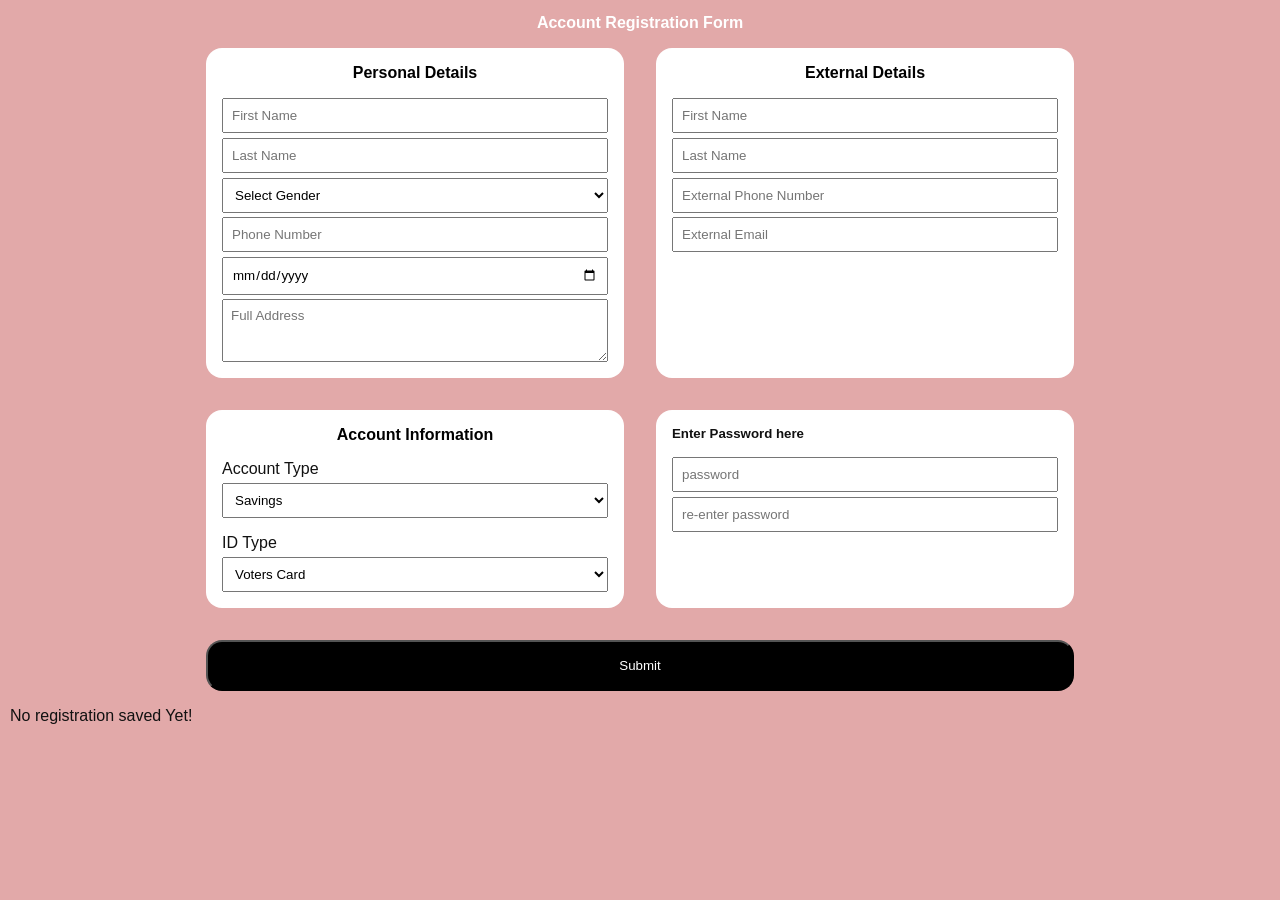
<file: form-class/index.html>
<!DOCTYPE html>
<html lang="en">
<head>
  <meta charset="UTF-8">
  <link rel="stylesheet" href="style.css">
  <meta name="viewport" content="width=device-width, initial-scale=1.0">
  <title>Registration Form</title>
</head>
<body>
  <h1 class="head">Account Registration Form</h1>
  <form class="form-container" id="registrationForm">
   <div class="personal-info-section">
      <h1 class="section-title">Personal Details</h1>      
      <div class="form-group">
        <input type="text" id="firstName" placeholder="First Name">
        <input type="text" id="lastName" placeholder="Last Name">
        <select id="gender">
          <option>Select Gender</option>
          <option value="FEMALE">Female</option>
          <option value="MALE">Male</option>
        </select>
        <input type="number" id="phoneNumber" placeholder="Phone Number">
        <input type="date" id="dob" placeholder="Date of birth">
        <textarea id="address" cols="60" rows="3" placeholder="Full Address"></textarea>
      </div>
    </div>

    <div class="ext-contact-section">
      <h1 class="section-title">External Details</h1>
      <div class="form-group">
        <input type="text" id="extFirstName" placeholder="First Name">
        <input type="text" id="extLastName" placeholder="Last Name">
        <input type="number" id="extPhoneNumber" placeholder="External Phone Number">
        <input type="email" id="extEmail" placeholder="External Email">
      </div>
    </div>

    <div class="account-section">
      <h1 class="section-title">Account Information</h1>
      <div class="form-group">
        <label>Account Type</label>
        <select id="accountType">
          <option value="SAVINGS">Savings</option>
          <option value="CURRENT">Current</option>
          <option value="DOMICILIARY">Domiciliary</option>
        </select>
      </div>
      <div class="form-group">
        <label>ID Type</label>
        <select id="idType">
          <option value="VOTERSCARD">Voters Card</option>
          <option value="DRIVERSLICENSE">Driver's License</option>
          <option value="INTLPASSPORT">International Passport</option>
          <option value="OTHERS">Others</option>
        </select>
      </div>
    </div>

    <div class="password-section">
      <h5 class="hide">Enter Password here</h5>
      <div class="form-group">
          <input type="password" id="password" placeholder="password">
          <input type="password" id="confirmPassword" placeholder="re-enter password">
      </div>
    </div>

    <button class="button">Submit</button>
  </form>

  <!-- where we'll display the saved data -->
   <div id="output" class="output-section"></div>

   <script src="script.js"></script>    
</body>
</html>
</file>
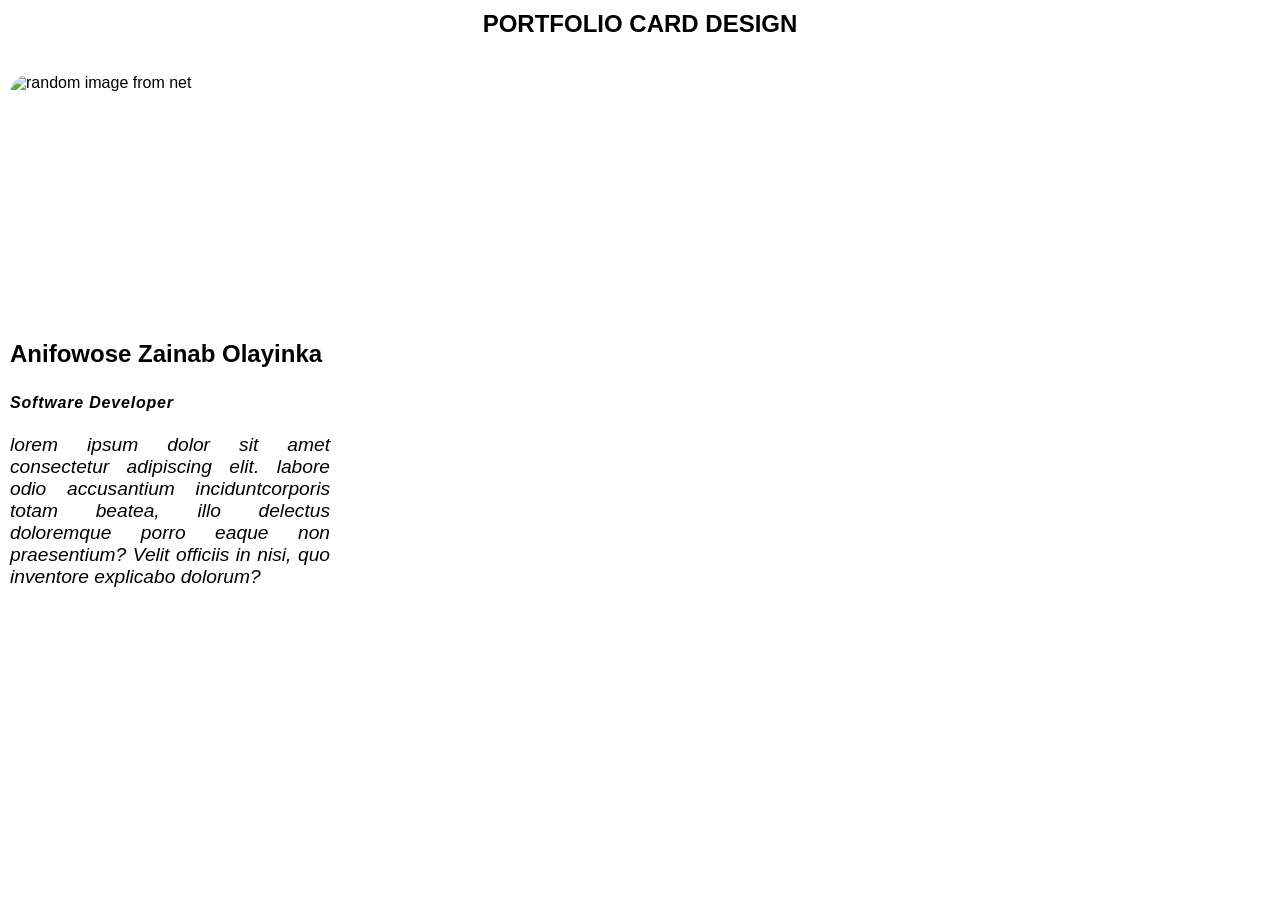
<file: portfolio-card/index.html>
<!DOCTYPE html>
<html lang="en">

<head>
    <meta charset="UTF-8">
    <meta name="viewport" content="width=device-width, initial-scale=1.0">
    <title>Portfolio Card website</title>
    <link rel="stylesheet" href="style.css">

</head>

<body>

  <div>
    <h1>Portfolio Card Design</h1>
  </div>

  <!--a Portfolio Card -->
  <div id="cards" class="card-grid">

    <!-- first card -->
    <div class="card">
      <!-- 1. Image, 2. Name, 3. Bio, 4. Title -->

      <img class="card-image"
        srcset=""
        alt="random image from net" />

      <div class="card-description">
        <h4 class="card-name"></h4>
        <p class="card-title"></p>
        <p class="card-bio"></p>
      </div>

    </div>
      
    
  </div>

  <script src="index.js"></script>
   
</body>

</html>
</file>
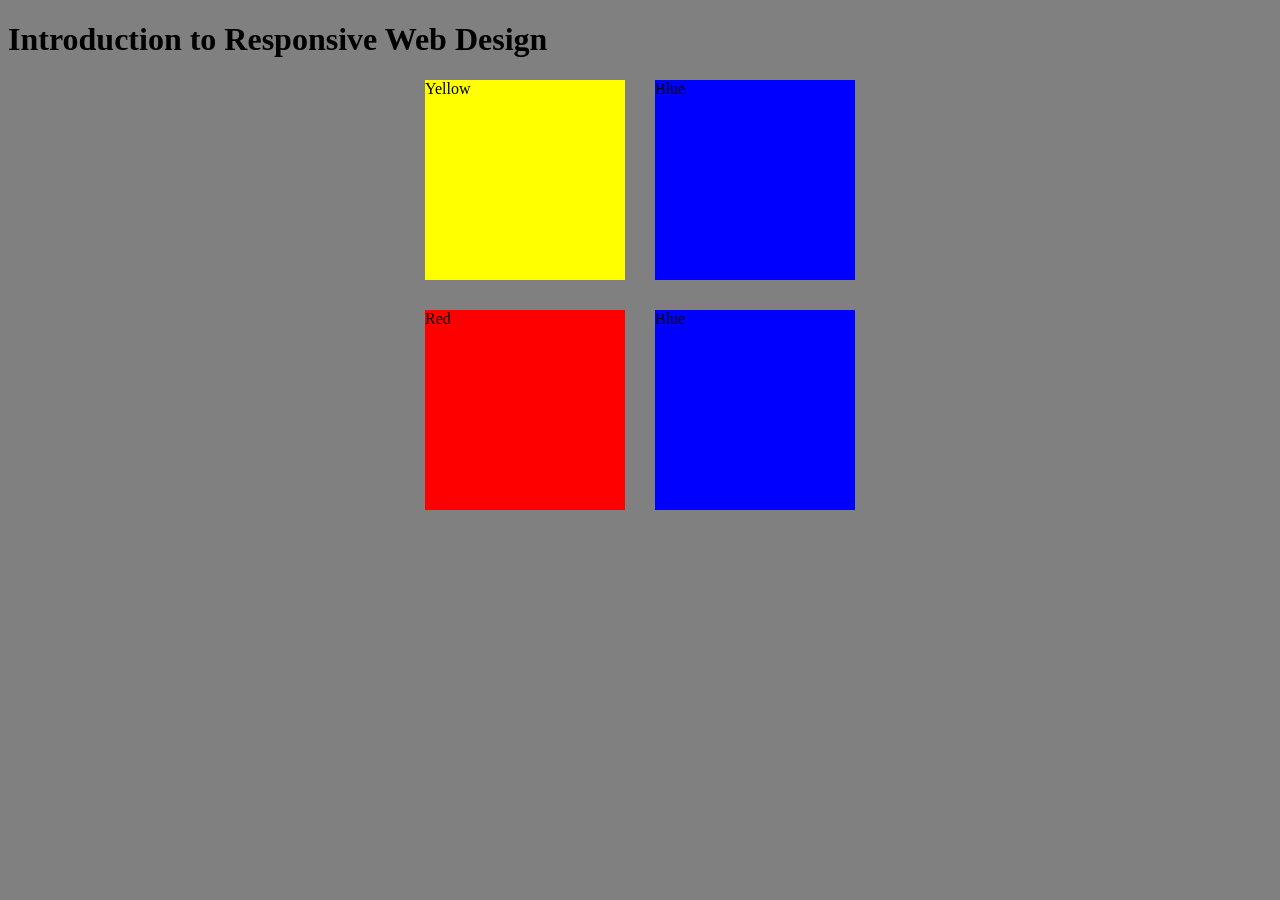
<file: responsive-design/Index.html>
<!DOCTYPE html>
<html lang="en">
<head>
    <meta charset="UTF-8">
    <link rel="stylesheet" href="style.css">
    <meta name="viewport" content="width=device-width, initial-scale=1.0">
    <title>Introduction to Responsive Web Design</title>
</head>
<body>

  <h1>Introduction to Responsive Web Design</h1>

  <section class="desktop">
    <div class="yellow">Yellow</div>
    <div class="blue">Blue</div>
  </section>

  <section class="mobile">
    <div class="red">Red</div>
    <div class="blue">Blue</div>
  </section>
  
</body>
</html>
</file>
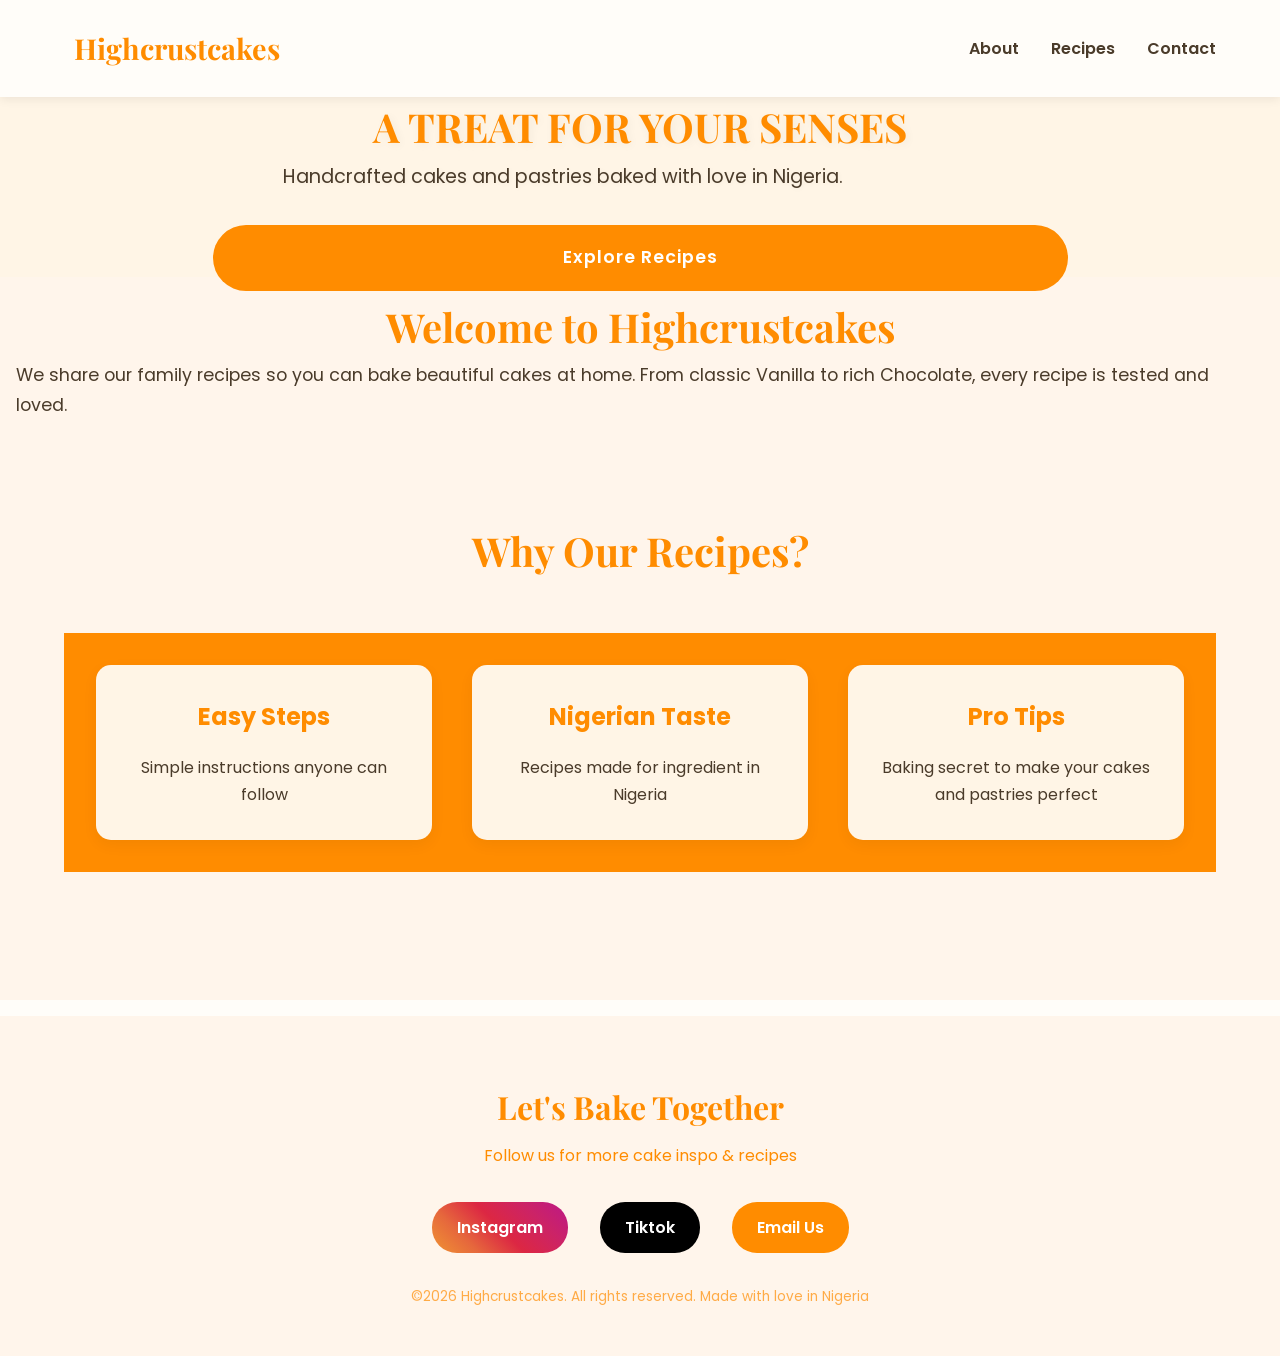
<file: zainab work/index.html>
<!DOCTYPE html>
<html lang="en">
<head>
    <meta charset="UTF-8">
    <meta name="viewport" content="width=device-width, initial-scale=1.0">
    <title>Highcrustcakes recipe book</title>
    <link rel="stylesheet" href="./index.css">
    <meta http-equiv="refresh" content="10000;url=main.html ">
</head>

<body>

  <header class="site-header">
    <div class="logo">
        <span class="logo-icon"></span>
        <h1>Highcrustcakes</h1>
    </div>
    <nav>
        <a href="#about">About</a>
        <a href="main.html#recipes">Recipes</a>
        <a href="main.html#contact">Contact</a>
    </nav>
  </header>

  <!-- hero section -->
  <section class="hero">
    <div class="hero-content">
        <h2 class="hero-tagline">A TREAT FOR YOUR SENSES</h2>
        <P>Handcrafted cakes and pastries baked with love in Nigeria.</P>
        <a href="main.html"class="hero-btn">Explore Recipes</a>
    </div>
  </section>

  <section class="about"id="about">
    <h2>Welcome to Highcrustcakes</h2>
    <p>We share our family recipes so you can bake beautiful cakes at home. From classic Vanilla to rich Chocolate, every recipe is tested and loved.</p>
  </section>

  <section class="features">
    <h2 style="text-align: center;font-family: Playfair Display; font-size: 2.5rem; color: #ff8c00;">Why Our Recipes?</h2>
    <div class="feature-grid">
      <div class="feature-card">
        <h3>Easy Steps</h3>
        <p>Simple instructions anyone can follow</p>
      </div>
      <div class="feature-card">
        <h3>Nigerian Taste</h3>
        <p>Recipes made for ingredient in Nigeria</p>
      </div>
      <div class="feature-card">
        <h3>Pro Tips</h3>
        <p>Baking secret to make your cakes and pastries perfect</p>
      </div>
    </div>
  </section>

  <footer id="contact">
     <div class="footer-content">
            <h3>Let's Bake Together</h3>
            <p>Follow us for more cake inspo & recipes</p>

            <div class="socials">
                <a href="http://instagram.com/highcrustcakes"target="_blank"class="social-btn insta">Instagram</a>
                <a href="http://tiktok.com/@highcrustcakes"target="_blank"class="social-btn tiktok">Tiktok</a>
                <a href="mailto:highcrustcakes@gmail.com"class="social-btn email">Email Us</a>
            </div>

            <p class="copyright">&copy;2026 Highcrustcakes. All rights reserved. Made with love in Nigeria</p>
     </div>
  </footer>    
</body>
</html>
</file>
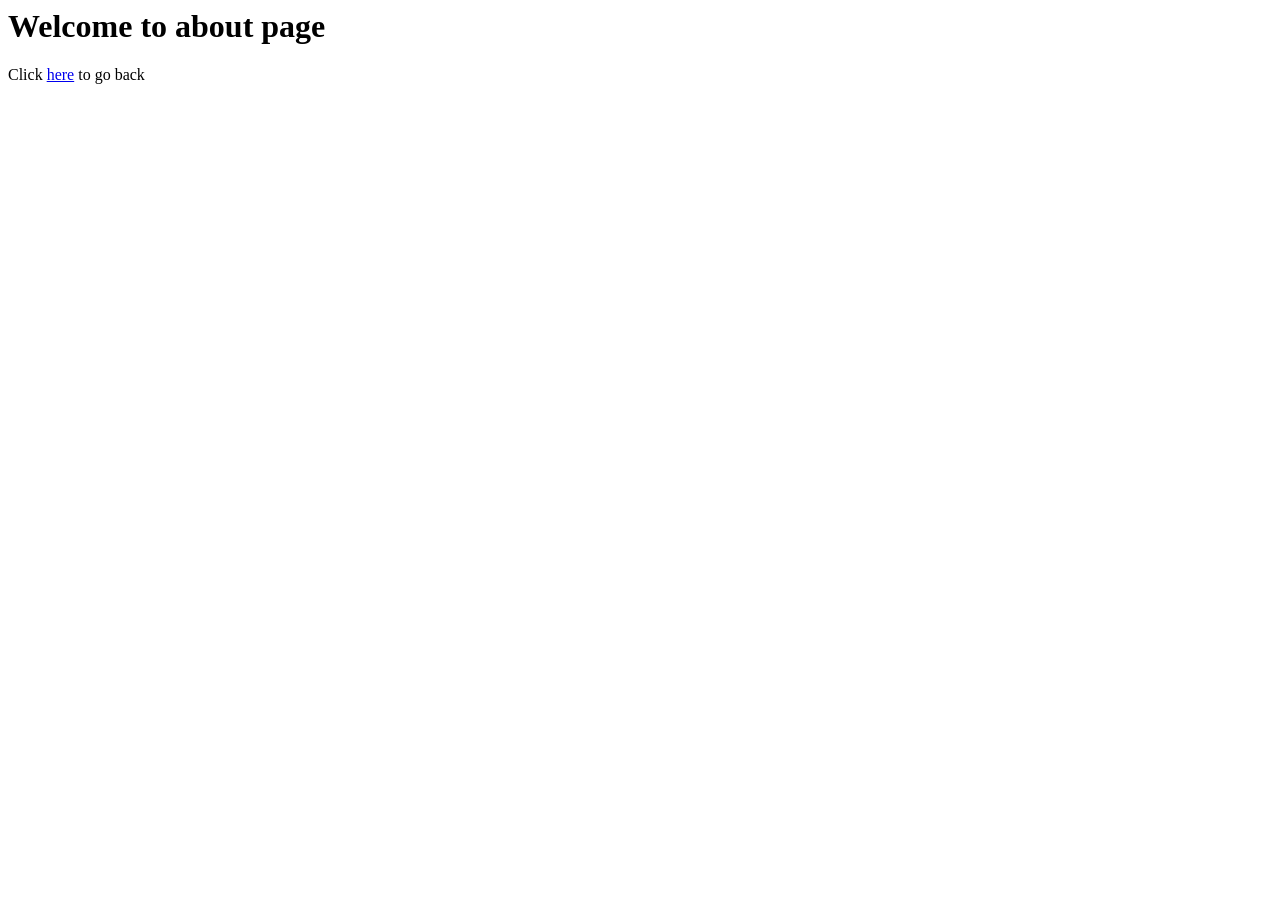
<file: About.html>
<!-- <!DOCTYPE html> -->
<html lang="en">

<head>
    <meta charset="UTF-8">
    <meta name="viewport" content="width=device-width, initial-scale=1.0">
    <title>Document</title>
</head>

<body>
    <h1>Welcome to about page</h1>

    <p>Click <a href="Index.html">here</a> to go back</p>

</body>

</html>
</file>
<file: styles.css>
body{
    background-color: beige;
}

h1 {
  color: white;
  background: blue;
}

h1.first {
  color: white;
}

h1.first-child{
   color: blueviolet;
}





.button{
    border-radius: 2em;
    background-color: black;
    color: white;

   /* padding-bottom: 4px;
    padding-left: 12px;
    padding-right: 12px;
    padding-top: 2px; */

   /*padding:10px;*/

    padding:4px 12px;

    /* padding = 10px; == l-10 r-10 t-10 b-10 */

    /* px ,em, rem, % */
}
</file>
<file: car_website/styles/style.css>
/* resetting the page */
*, *::before, *::after {
    margin: 0;
    padding: 0;
    box-sizing: border-box;
}

/* declaring my color */
:root {
    --cream: #f5f0e8;
    --ivory: #ede8dc;
    --dark: #0d0c0a;
    --carbon: #1a1917;
    --gold: #c9a84c;
    --gold-light:#e8c97a;
    --rust: #8b3a2a;
    --muted: #6b6560;
    --border: rgba(201,168, 76, 0.25);
}

html {
    scroll-behavior: smooth;
}

body {
 background : var(--dark) ;
 color: var(--cream) ;
 /* use any font family as you deem fit */
 font-family: 'Segoe UI', Tahoma, Geneva, Verdana, sans-serif;
 overflow-x: hidden;
 /* cursor: none; */
}

/* nav style start here */
 
nav {
  position: fixed;
  top: 0;
  left: 0;
  right: 0;
  z-index: 100;
  display: flex;
  align-items: center;
  justify-content: space-between;
  padding: 8px 60px;
  margin-top: 1rem;
 /* width: 100%;*/
  text-decoration: none;
/* background: linear-gradient(to top, var(--gold-light), transparent 100%); */
}

.nav-links {
    display: flex;
    gap: 48px;
    list-style: none;
}

.nav-logo {
    color: var(--gold);
    font-family: 'Trebuchet MS', 'Lucida Sans Unicode', 'Lucida Grande', 'Lucida Sans', Arial, sans-serif;
    letter-spacing: 0.2em;
    font-size: 1.5em;
    text-decoration: none;
}

.nav-links a {
    text-decoration: none;
    color: var(--cream);
    font-size: 1rem;
    letter-spacing: 0.2em;
    opacity: 0.9;
    transition : opacity 0.2s ease-in-out;
}

.nav-links a:hover {
    opacity: 1;
    color: var(--gold);
}

.nav-cta {
    font-size: 0.75rem;
    letter-spacing: 0.2em;
    color: var(--dark);
    background: var(--gold);
    text-transform: uppercase;
    text-decoration: none;
    padding: 10px 24px;
    border-radius: 4px;
}

.nav-cta:hover {
   background-color: #e8c97a ;
}

/* navigation ends here */

/* hero styles starts here */

.hero {
    min-height: 100vh;
    position: relative;
    display: flex;
    align-items:flex-end;
    overflow: hidden;
    padding: 0 60px 80px;
}

.hero-bg {
position:absolute;
inset: 0;
background: radial-gradient(eclipse 80% 60% at 70% 50%, rgba(139, 58, 42, 0.12) 0%, transparent 60%), radial-gradient(eclipse 50% 80% at 80% 20%, rgba(201, 168, 76, 0.06) 0%, transparent 60%), linear-gradient(135deg, #0d0c0a 0%, #1a1917 50%, #0d0c0a);
}

.hero-grid {
    position: absolute;
    inset: 0;
    background-image: linear-gradient(rgba(201, 168, 76, 0.04) 1px, transparent 1px), linear-gradient(90deg rgba(201, 168, 76, 0.04) 1px, transparent 1px);
    background-size: 80px 80px;
    mask-image: linear-gradient(to bottom, transparent 0%, black 30%, black 70%, transparent 100%);
}

.hero-car {
    position: absolute;
    right: -5%;
    top: 50%;
    transform: translateY(-50%);
    width: 65%;
    animation: jump 6s ease-in-out infinite;
}

@keyframes jump {
    0%, 100% {
        transform: translateY(-50%) translateX(0);
    }
    50% {
        transform: translateY(-52%) translateX(-8px);
    }
}

.hero-car svg {
    width: 100%;
    height: auto;
    filter: drop-shadow(0 40px 80px rgba(139, 58, 42, 0.3)) drop-shadow(0 0 120px rgba(201, 168, 76, 0.08));
}

.hero-tag {
    position: absolute;
    top: 48px;
    left: 60px;
    font-family: Verdana, Geneva, Tahoma, sans-serif;
    font-size: 0.6rem;
    letter-spacing: 0.3em;
    color: var(--gold);
    text-transform: uppercase;
    writing-mode: vertical-rl;
    transform: rotate(180deg);
    opacity: 0.6;
}

.hero-content {
    position: relative;
    z-index: 2;
    max-width: 580px;
}

.hero-eyebrow {
    font-family: 'Trebuchet MS', 'Lucida Sans Unicode', 'Lucida Grande', 'Lucida Sans', Arial, sans-serif;
    font-size: 0.65rem;
    letter-spacing: 0.35em;
    color: var(--gold);
    text-transform: uppercase;
    margin-bottom: 20px;
    display: flex;
    align-items: center;
    gap: 16px;
}

.hero-eyebrow::before {
    content: '';
    width: 40px;
    height: 1px;
    background-color: var(--gold);
}

.hero-title {
    font-family: 'Gill Sans', 'Gill Sans MT', Calibri, 'Trebuchet MS', sans-serif;
    font-size: clamp(5rem, 9vw, 10rem);
    line-height: 0.9;
    margin-bottom: 30px;
}

.hero-title em {
    display:block;
    font-family: Georgia, 'Times New Roman', Times, serif;
    font-style: italic;
    font-size: 0.45em;
    font-weight: 300;
    letter-spacing: 0.08em;
    color: var(--gold-light);
    padding-left: 4px;
}

.hero-desc {
    font-size: 1.1rem;
    line-height: 1.8;
    color: var(--ivory);
    max-width: 420px;
    margin-bottom: 48px;
}

.hero-action {
    display: flex;
    gap: 24px;
    align-items: center;
}

.btn-primary {
    font-size: 0.65rem;
    letter-spacing: 0.2em;
    text-transform: uppercase;
    color: var(--dark);
    background: var(--gold);
    padding: 16px 32px;
    text-decoration: none;
    border-radius: 4px;
    transition: all 0.3s;
    position: relative;
    overflow: hidden;
}

.btn-primary::after {
    content: '';
    position: absolute;
    inset: 0;
    background: var(--gold-light);
    transform: translateX(-100%);
    transition: transform 0.3s ease;
}

.btn-primary:hover::after {
    transform: translateX(0);
}

.btn-primary span {
    position: relative;
    z-index: 1;
}

.btn-secondary {
    font-size: 0.65rem;
    letter-spacing: 0.2em;
    text-transform: uppercase;
    color: var(--cream);
    text-decoration: none;
    display: flex;
    align-items: center;
    gap: 10px;
    opacity: 0.7;
    transition: opacity 0.2s;
}

.btn-secondary:hover {
    opacity: 1;
}

.btn-secondary::before {
    content: '->';
    font-size: 1rem;
    color: var(--gold);
}


.hero-stats {
    position: absolute;
    right: 60px;
    bottom: 80px;
    display: flex;
    gap: 48px;
    z-index: 2;
}

.stat-item {
    text-align: center;
}

.stat-num {
    font-family:'Trebuchet MS', 'Lucida Sans Unicode', 'Lucida Grande', 'Lucida Sans', Arial, sans-serif;
    font-size: 2.8rem;
    letter-spacing: 0.05em;
    color:var(--gold);
    display: block;
    line-height: 1;
}

.stat-label {
    font-size: 0.55rem;
    letter-spacing: 0.2em;
    text-transform: uppercase;
    color: var(--muted);
    margin-top: 4px;
    display: block;
}
    
/* hero styles ends here */


/* marquee starts here */

.marquee-strip {
    background: var(--gold);
    padding: 14px 0;
    overflow: hidden;
    white-space: nowrap;
}

.marquee-inner {
    display: inline-flex;
    animation: marquee 20s linear infinite;
}

.marquee-item {
    font-size: 1.1rem;
    letter-spacing: 0.2em;
    color: var(--dark);
    padding: 0 40px;
}

.marquee-dot {
    color: var(--rust);
}

@keyframes marquee {
    from { transform: translateX(0);}
    to { transform: translateX(-50%);}
}

/* marquee end here */

/* car model start here */

.models {
    background: var(--carbon);
    padding: 120px 60px;
}

.section-header {
    display:flex;
    justify-content: space-between;
    align-items: flex-end;
    margin-bottom: 70px;
    padding-bottom: 30px;
    border-bottom: 1px solid var(--border);
}

.section-label {
    font-size: 0.6rem;
    letter-spacing: 0.35em;
    color: var(--gold);
    text-transform: uppercase;
    margin-bottom: 14px;
    display: flex;
    align-items: center;
    gap: 12px;
}

.section-label::before {
    content: '';
    width: 30px;
    height: 1px;
    background-color: var(--gold);
}

.section-title {
    font-family: 'Trebuchet MS', 'Lucida Sans Unicode', 'Lucida Grande', 'Lucida Sans', Arial, sans-serif;
    font-size: clamp(3rem, 5vw, 5.5rem);
    letter-spacing: 0.05em;
}

.section-link {
    font-size: 0.65rem;
    letter-spacing: 0.3em;
    color: var(--gold);
    text-decoration: none;
    display: flex;
    align-items: center;
    gap: 8px;
    opacity: 0.8;
    transition: opacity 0.2s;
}

.section-link:hover {
    opacity: 1;
}

.models-grid {
   /* margin-top: 72px;*/
    border: none;
    display: grid;
    grid-template-columns: repeat(3, 1fr);
    gap: 2px;
}

.model-card {
    position: relative;
    background: var(--dark);
    overflow: hidden;
}

.model-card:first-child {
    grid-row: span 2;
}

.model-visual {
    height: 240px;
    position: relative;
    overflow: hidden;
    display: flex;
    align-items: center;
    justify-content: center;
} 

.model-card:first-child .model-visual {
    height: 340px;
}

.model-bg {
    position: absolute;
    inset: 0;
    transition: transform 0.6s ease;
}

.model-card:hover .model-bg {
    transform: scale(1.05);
}

.bg-1 {
    background: radial-gradient(eclipse at 40% 60%, rgba(139, 58, 42, 0.3) 0%, rgba(13, 12, 10, 1) 70%);
}

.bg-2{
    background: radial-gradient(eclipse at 60% 40%, rgba(201, 168, 76, 0.3) 0%, rgba(13, 12, 10, 1) 70%);
}

.bg-3 {
    background: radial-gradient(eclipse at 50% 50%, rgba(139, 58, 42, 0.3) 0%, rgba(13, 12, 10, 1) 70%);
}

.bg-4 {
    background: radial-gradient(eclipse at 30% 60%, rgba(139, 58, 42, 0.3) 0%, rgba(13, 12, 10, 1) 70%);
}

.bg-5 {
    background: radial-gradient(eclipse at 70% 40%, rgba(139, 58, 42, 0.3) 0%, rgba(13, 12, 10, 1) 70%);
}

.another-class {
    width: 90%;
    position: relative;
    z-index: 1;
    width: 85%;
    height: 100%;

}

.model-info {
    padding: 28px 32px 32px;
    border-top: 1px solid var(--border);
}

.model-badge {
    font-size:0.55rem;
    letter-spacing: 0.3em;
    color: var(--gold);
    text-transform: uppercase;
    margin-bottom: 8px;
}

.model-name {
    font-size: 2rem;
    letter-spacing: 0.08em;
    margin-bottom: 8px;
}

.model-tagline {
    font-size: 0.95rem;
    color: var(--gold-light);
    font-style:italic;
    margin-bottom: 20px;
}

.model-specs {
    display: flex;
    gap: 28px;
    margin-bottom: 24px;
}

.spec-val {
    font-size: 1.4rem;
    color: var(--gold);
    letter-spacing: 0.05em;
}

.spec-key {
    font-size: 0.5rem;
    letter-spacing: 0.2em;
    color: var(--muted);
    text-transform: uppercase;
    margin-top: 2px;
}

.model-price {
    display:flex;
    justify-content: space-between;
    align-items: center;
    padding: 20px;
    border-top: 1px solid var(--border);
    text-transform: uppercase;
}

.price-label {
    font-size: 1.4rem;
    letter-spacing: 0.2em;
    color: var(--muted);
}

.price-val {
    font-size: 1.4rem;
    font-weight: bolder;
    color: var(--cream);
}

.price-btn {
    font-size: 0.55rem;
    letter-spacing: 0.15em;
    color: var(--gold);
    background: var(--muted);
    padding: 8px 18px;
    text-decoration: none;
    border-radius: 5px;
}

.price-btn:hover {
    background-color: var(--gold-light);
    color: var(--dark);
}

/* car model end here */

/* testimonial section starts here */

.testimonial-section {
    background: var(--gold);
    padding: 80px 120px;
    display: flex;
    align-items: center;
    gap: 80px;
} 

.quote-mark {
    font-family:Georgia, 'Times New Roman', Times, serif;
    font-size: 10rem;
    color: var(--dark);
    opacity: 0.65;
    line-height: 0.5;
    flex-shrink: 0;
}

.testimonial-text {
    font-family: Georgia, 'Times New Roman', Times, serif;
    font-size: clamp(1.5rem, 2.5vw, 2.2rem);
    font-style: italic;
    font-weight: bold;
    color: var(--dark);
    line-height: 1.5;
    flex-shrink: 0;
}

.testimonial-author {
    display: flex;
    align-items: center;
    gap: 16px;
    margin-top: 15px;
}

 .author-avatar {
    width: 48px;
    height: 48px;
    background: var(--rust);
    border-radius: 50%;
    display: flex;
    align-items: center;
    justify-content: center;
    font-size: 1.2rem;
    color: var(--cream);
    font-weight: bold;
 }

.author-name {
    font-size: 0.65rem;
    letter-spacing: 0.2em;
    color: var(--dark);
    font-weight: bolder;
}

.author-title {
    font-size: 0.55rem;
    letter-spacing: 0.5em;
    color: var(--carbon);
}

/* testimonial section ends here */

/* footer section starts here */

.footer {
    background: var(--dark);
    padding: 80px 60px 40px;
    border-top: 1px solid var(--border);
}

.footer-top {
    display: grid;
    grid-template-columns: 2fr 1fr 1fr 1fr;
    gap: 60px;
    margin-bottom: 60px;
}

.footer-brand.nav-logo {
    font-size: 2.4rem;
    display: block;
    margin-bottom: 20px;
}

.footer-tagline{
    font-size: 1rem;
    font-style: italic;
    color: var(--gold-light);
    line-height: 1.7;
    max-width: 260px;
}

.footer-col h5 {
    font-size: 0.6rem;
    letter-spacing: 0.3em;
    color: var(--gold);
    text-transform: uppercase;
    margin-bottom: 20px;
}

.footer-col ul {
    list-style: none;
}

.footer-col ul li {
    margin-bottom: 10px;
}
 
.footer-col ul a {
    font-size: 0.95rem;
    color: var(--gold-light);
    text-decoration: none;
    transition: color 0.2s;
}

.footer-col ul a:hover {
    color: var(--gold);
}

.footer-bottom {
    display: flex;
    justify-content: space-between;
    align-items: center;
    padding-top: 30px;
    border-top: 1px solid var(--border);
}

.footer-copy {
    font-size: 0.55rem;
    letter-spacing: 0.15em;
    color: var(--muted);
}

.footer-socials {
    display: flex;
    gap: 20px;
}

.social-link{
    font-size: 0.55rem;
    letter-spacing: 0.2em;
    text-transform: uppercase;
    color: var(--muted);
    text-decoration: none;
    transition: color 0.2s;
}

.social-link:hover{
    color: var(--gold);
}

/* footer section ends here */

/* animations starts here */
.fade-up {
    opacity: 0;
    transform: translateY(30px);
    transition: opacity 0.8s ease, transform 0.8s ease;
}
/* animations ends here */
</file>
<file: form-class/style.css>
*,
*::before,
*::after {
    margin: 0;
    padding: 0;
    box-sizing: border-box;
    font-family: "Helvetica Neue" ,Helvetica, Arial, sans-serif;
}

body {
    max-height: 100vh;
    padding: 14px 10px 20px;
    color: #111111;
   background-color: #101010;
}

.head {
    color: #ffffff;
    text-align: center;
    font-size: 1rem;
}

h1 {
    text-align: center;
    font-size: 1rem;
    color: #000;
}

.form-container {
    display: flex;
    flex-direction: column;
    gap: 2rem;
    margin: 0 auto;
    max-width: 600px;
    padding: 1rem;
}

.personal-info-section, .ext-contact-section, .account-section, .password-section {
    display: flex;
    flex-direction: column;
    gap: 1rem;
    background-color: #fff;
    border-radius: 1rem;
    padding: 1rem;
}

input, select, textarea, button {
    padding: .5rem;
}

.form-group {
    display: grid;
    gap: .3rem;
    
}

.hide {
    display: none;
}

.saved-entry {
    background-color: #fff;
    padding: 10px;
}

@media (width > 600px) {
    body {
        background-color: rgb(226, 169, 169);
    }

    .form-container {
        display: grid;
        grid-template-columns: repeat(2, 1fr);
        max-width: 900px;
       /* justify-content: center;
        align-items: center;*/
        margin: 0 auto;
    }

    .button {
        grid-auto-flow: column;
        grid-column: span 2;
        padding: 1rem;
    }

}

@media (width > 1025px) {
    .hide {
        display: block;
    }

    button {
        background-color: #000000;
        color: #ffffff;
        border-radius: 1rem;
    }
}
</file>
<file: portfolio-card/style.css>
*,
 *::before,
 *::after {
    margin: 0;
    padding: 0;
    box-sizing: border-box;
    font-family: Verdana, Geneva, Tahoma, sans-serif;
}

h1 {
    margin-bottom: 1rem;
    font-size: x-large;
    text-transform: uppercase;
    text-align: center;
    padding: 10px 0;
}

.card-grid {
    display: grid;
    grid-column: 1;
}

.card {
    display: flex;
    width: 100%;
    flex-direction: column;
    border: 2px;
    padding: 10px;
    /* height: 50dvh; */
} 

.card-image {
    height: 300px;
    object-fit: cover;  
    /* contain, fit */
    border-radius: 20px 20px 0px 0px;
}


.card-description {
    color: white;
    padding: 10px;
    background-color: #09818e;
    line-height: 1.5rem;
    /* border-top-color: white; */
    border-top: 1px solid white;
}

.card-name {
    font-size: 1.2rem;
    margin-bottom: .1em;
}

.card-title {
    font-style: italic;
    font-size: 8rem;
    font-weight: 600;
    margin-bottom: .4em;
}

.card-bio {
    text-align: justify;
}


@media (width > 600px) and (width < 1025px) {

    .card {
        flex-direction: row;
    }

    .card-image {
        height: 350px;
        object-fit: contain; 
         /* contain, fit */
        border-radius: 20px 0px 0px 20px;
    }

    .card-description {
        border-left: 1.5px solid white;
    }

    .card-name {
        font-size: 1.50rem;
        margin-bottom: .1em;
    }

    .card-title {
        font-size: 1rem;
        font-family: 'Lucida Sans', 'Lucida Sans Regular', 'Lucida Grande', 'Lucida Sans Unicode', Geneva, Verdana, sans-serif;
        letter-spacing: 0.05em;
    }

    .card-bio {
        font-size: 1.2rem;
        text-align: justify;
        font-style: italic;
    }
    
    


}


  @media (width > 1024px) {

    .card {
        flex-direction: column;
        display: flex;
        gap: 1rem;
        width: 340px;
    }

    .card-grid {
        display: grid;
        grid-template-columns: repeat(3, 1fr);
        gap: 20px;
    }

    .card-image {
        height: 250px;
        object-fit: cover;
        border-radius: 20px 20px 0px 0px;
    }

    .card-description {
        border-top: 1px solid white;
        border-left: none;
    }

     .card-name {
        font-size: 1.50rem;
        margin-bottom: .4em;

    }

    .card-title {
        font-size: 1rem;
        font-family: 'Lucida Sans', 'Lucida Sans Regular', 'Lucida Grande', 'Lucida Sans Unicode', Geneva, Verdana, sans-serif;
        letter-spacing: 0.05em;
    }

    .card-bio {
        font-size: 1.2rem;
        text-align: justify;
        font-style: italic;
    }
}
</file>
<file: responsive-design/style.css>
html {
    background-color: gray;
    /* text-align: center; */
}


.yellow {
    height: 200px;
    width: 200px;
    background-color: yellow;
}

.blue {
    height: 200px;
    width: 200px;
    background-color: blue;
}

.black {
    height: 200px;
    width: 200px;
    background-color: black;
}

.red {
    height: 200px;
    width: 200px;
    background-color: red;
}


.desktop {
    display: flex;
    justify-content: center;
    align-items: center;
    gap: 30px;
    margin-bottom: 30px;
}

.mobile {
    display: flex;
    justify-content: center;
    align-items: center;
    gap: 30px;
}




/* phone mobile design starts here */
@media (max-width: 600px) {

    html {
        background-color: whitesmoke;
    }

    .desktop {
        display: none;
    }

    .mobile {
        display: flex;
    }

    
}
</file>
<file: zainab work/index.css>
@import url('https://fonts.googleapis.com/css2?family=Playfair+Display:wgth@700&family=Poppins:wgth@300;400;600&display=swap');

/* highcrustcakes color pallette */
:root {
    --hc-primary:#ff8c00;/* orange - buttons, headings */
    --hc-secondary:#ffc876; /* light orange - hover,accents */
    --hc-bg-light:#fffdf9; /*main background */
    --hc-bg-cream:#fff5e6;/* section background */
    --hc-bg-dark:#4a3b2a;/* maintext-brown */
    --hc-white:#ffffff; 
}

/* usage examples
color:var(--hc-primary);
background:var(--hc-bg-cream);
*/

*,
*::before,
*::after {
    box-sizing: border-box;
    margin: 0;
    padding: 0;

}

html {
    scroll-behavior: smooth;
}

body {
    background: #fffdf9;
    font-family: 'Poppins', sans-serif;
    color: #4a3b2a;
    line-height: 1.7;
}

/* header */
.site-header {
    display: flex;
    justify-content: space-between;
    align-items: center;
    padding: 1.5rem 5%;
    box-shadow: 0 2px 10px rgba(0, 0, 0, 0.08);
    position: sticky;
    top: 0;
    z-index: 100;
}

.logo {
    display: flex;
    align-items: center;
    gap: 10px;
}

.logo h1 {
    font-family: 'Playfair Display', serif;
    font-size: 1.8rem;
    color: #ff8c00;
    margin: 0;
}


.site-header nav {
    display: flex;
    gap: 2rem;
}

.site-header nav a {
    text-decoration: none;
    color: #4a3b2a;
    font-weight: 600;
    font-size: 1rem;
    transition: color 0.3s;
}

.site-header nav a:hover {
    color: #ffc876;
}

/* hero section */
.hero {
    height: 20vh;
    background-color: #fff5e6;
    display: flex;
    align-items: center;
    justify-content: center;
    text-align: center;
    color: #4a3b2a;
    padding: 0 5%;
    position: relative;
}

.hero-content {
    margin-top: 10px;

}

.hero-content h2 {
    font-family: 'Playfair Display', serif;
    font-size: 2.5rem;
    color: #ff8c00;
    text-shadow: 2px 2px 10px rgba(0, 0, 0, 0.05);
    align-items: center;
    text-align: center ;
}


.hero p{
    font-size: 1.2rem;
    margin-bottom: 2rem;
    max-width: 700px;
    text-shadow: 1px 1px 5px rgba(0, 0, 0, 0.05);
}

.hero-btn {
    background: #ff8c00;
    color: white;
    padding: 18px 350px;
    border-radius: 50px;
    text-decoration: none;
    font-weight: 600;
    letter-spacing: 1px;
    transition: all 0.3s;
    display: inline-block;
    font-size: 1.1rem;
}

.hero-btn:hover {
    background: #e67e00;
    transform: translateY(-3px);
    box-shadow: 0 8px 20px rgba(255,140,0,0.4);
}

/* about section */
.about {
    padding: 1rem;
    text-align: 2.5rem;
    background: #fff5eb;

}

.about h2 {
    font-family: 'Playfair Display', serif ;
    font-size: 2.5rem;
    color: #ff8c00;
    text-align: center;
}

.about p {
    max-width: 1500px;
    margin: 0 auto;
    font-size: 1.1rem;
}

/* feature section */
.features {
    padding: 5rem 5%;
    background: #fff5eb;
}

.feature-grid {
    display: grid;
    grid-template-columns: repeat(auto-fit,minmax(250px,1fr));
    gap:2.5rem;
    max-width: 1500px;
    margin: 3rem auto;
    background: #ff8c00;
    padding: 2rem;
}

.feature-card {
    background: #fff5e6;
    padding: 2rem;
    border-radius: 15px;
    text-align: center;
    box-shadow: 0 5px 15px rgba(0,0,0,0.05);
    transition: transform 0.3s;
}

.feature-card:hover {
    transform: translateY(-5px);
}

.feature-card h3 {
    color: #ff8c00;
    font-size: 1.5rem;
    margin-bottom: 1rem;
}

/* search-section */

.search-wrapper {
    text-align: center;
    padding: 2rem 5%;
    background: #fff5e6;
}

#searchInput {
    width: 100%;
    max-width: 600px;
    padding: 15px 25px;
    border: 2px solid #ff8c00;
    border-radius: 30px;
    font-size: 1rem;
    outline: none;
    font-family: 'Poppins', sans-serif;
}

#searchInput:focus {
    box-shadow: 0 0 0 4px rgba(255,140,0,0.2);
}

/* recipe section */

.recipe-container {
    display: grid;
    grid-template-columns: repeat(auto-fit, minmax(300px, 1fr));
    gap: 2rem;
    padding: 4rem 5%;
    margin: 2rem auto;
    max-width: 1500px;
}

.recipe-section {
    background: linear-gradient(to bottom right, #ffffff, #fff8f0);
    border-radius: 15px;
    box-shadow: 0 5px 15px rgba(0, 0, 0, 0.08);
    transition: transform 0.3s ease, box-shadow 0.3s;
    overflow: hidden;
    border: 1px solid #ffe0b3;
}

.recipe-section:hover {
    transform: translateY(-8px);
    box-shadow: 0 10px 25px rgba(255,140,0,0.15);
}

.recipe-img {
    width: 100%;
    height: 220px;
    object-fit: cover;
    border-bottom: 3px solid #ff8c00;
}

.recipe-content {
    padding: 1.5rem;
}

.recipe-content h2 {
    font-family: 'Playfair Display', serif;
    color: #ff8c00;
    font-size: 1.8rem;
    margin-bottom: 0.5rem;
}

.recipe-description {
    font-size: 0.95rem;
    opacity: 0.8;
    display: block;
    margin-bottom: 1rem;
}

.recipe-content h3 {
    margin-top: 1rem;
    margin-bottom: 0.5rem;
    color: #ff8c00;
    border-bottom: 2px solid #ffc876;
    padding-bottom: 0.3rem;
    text-transform: uppercase;
    font-size: 1rem;
}

ul, ol {
    margin-left: 1.5rem;
    margin-top: 0.5rem;
}

li {
    margin-bottom: 0.5rem;
    line-height: 1.6;
}

/* footer */

footer {
    text-align: center;
    padding: 4rem 2rem 2rem;
    color: #ff8c00;
    background:#fff5eb;
    margin-top: 1rem;
}

footer h3 {
    font-family: 'Playfair Display', serif;
    font-size: 2rem;
    color: #ff8c00;
    margin-bottom: 0.5rem;
}

footer p {
    margin-bottom: 1rem;
}

.socials {
    display: flex;
    justify-content: center;
    gap: 2rem;
    margin: 2rem 0;
    flex-wrap: wrap;
}

.social-btn {
    padding: 12px 25px;
    border-radius: 25px;
    text-decoration: none;
    font-weight: 600;
    transition: transform 0.3s;
    color: white;
}

.social-btn:hover {
    transform: scale(1.05);
}

.insta{background: linear-gradient(45deg, #f09433 0%,#e6683c 25%,#dc2743 50%,#cc2366 75%,#bc1888 100%);}
.tiktok{background: #000;}
.email{background: #ff8c00;}

.copyright {
    font-size: 0.85rem;
    opacity: 0.7;
    margin-top: 2rem;
}
</file>
